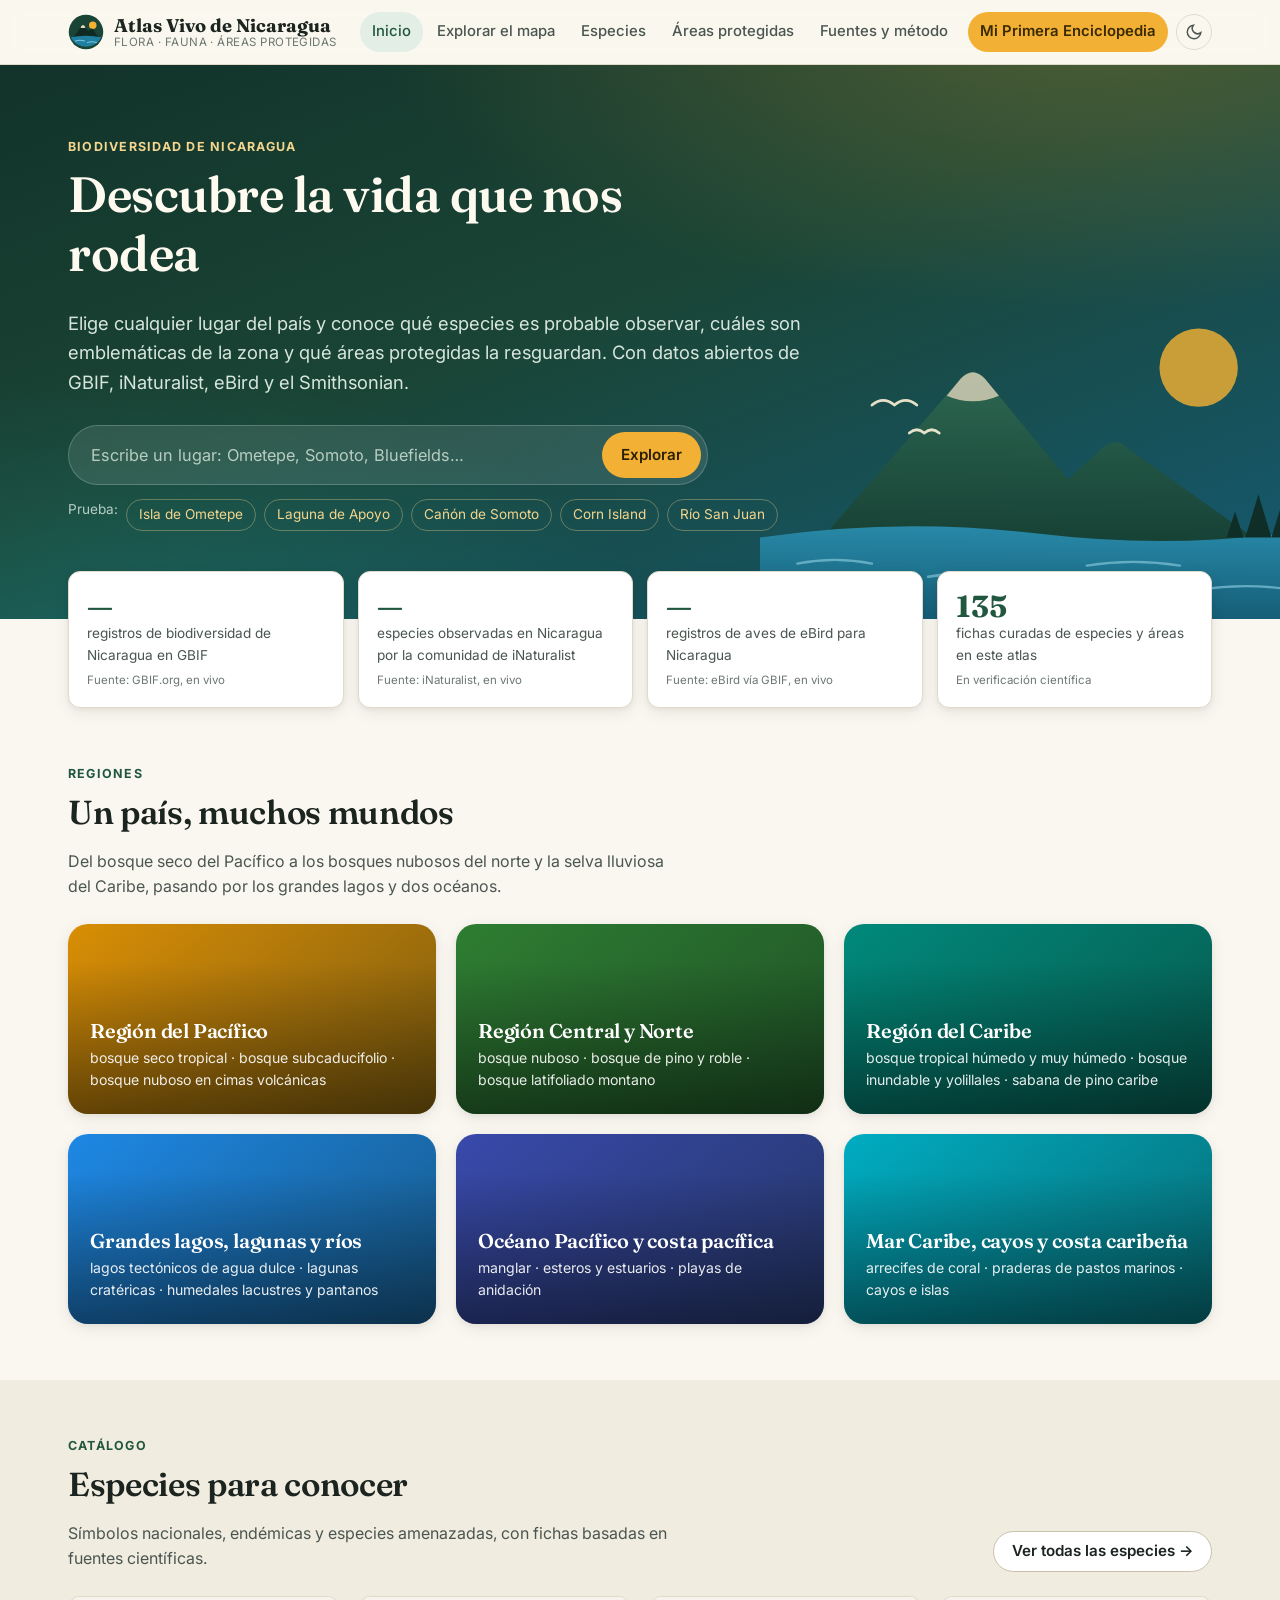
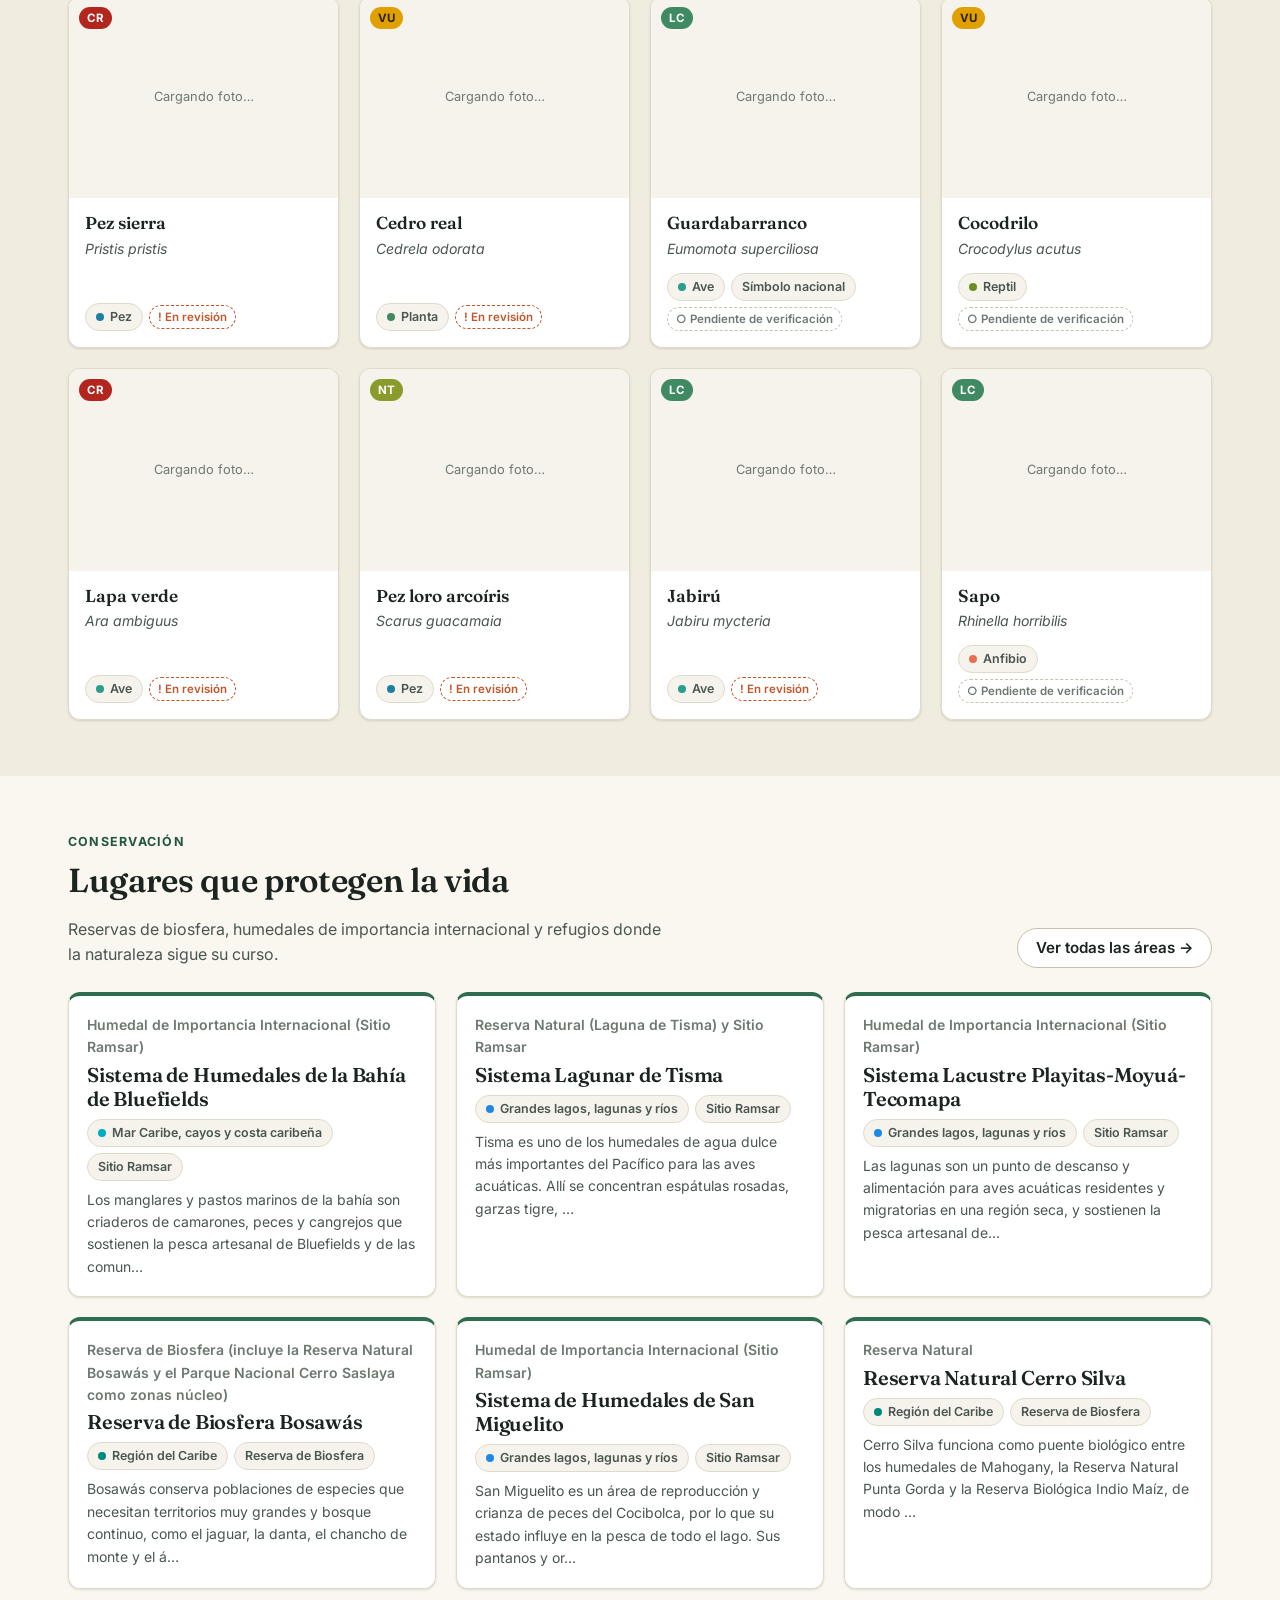
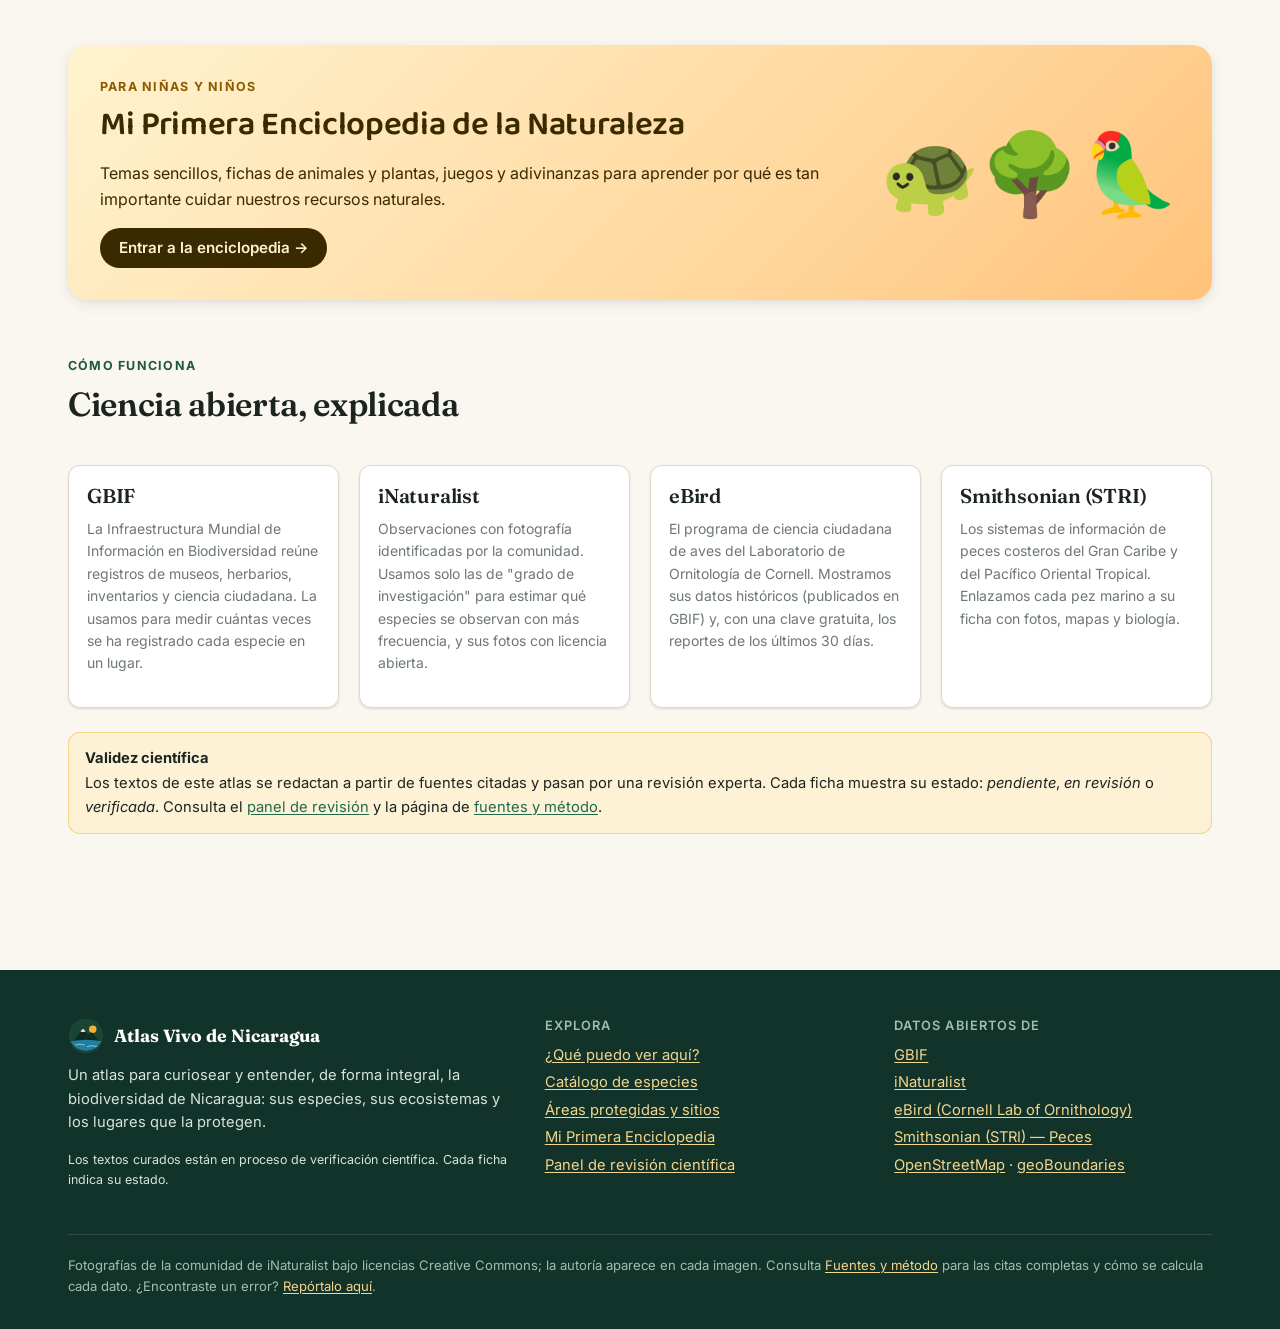
<file: index.html>
<!doctype html>
<html lang="es">
<head>
  <meta charset="utf-8">
  <meta name="viewport" content="width=device-width, initial-scale=1">
  <title>Atlas Vivo de Nicaragua · Flora, fauna y áreas protegidas</title>
  <meta name="description" content="Explora la biodiversidad de Nicaragua: qué especies puedes observar en cualquier lugar del país, especies emblemáticas, áreas protegidas y una enciclopedia para niñas y niños. Datos de GBIF, iNaturalist, eBird y el Smithsonian.">
  <link rel="preconnect" href="https://fonts.googleapis.com">
  <link rel="preconnect" href="https://fonts.gstatic.com" crossorigin>
  <link href="https://fonts.googleapis.com/css2?family=Baloo+2:wght@600;700&family=Fraunces:opsz,wght@9..144,500;9..144,600;9..144,700&family=Inter:wght@400;500;600;700&display=swap" rel="stylesheet">
  <link rel="stylesheet" href="assets/css/styles.css">
  <link rel="icon" href="assets/img/favicon.svg" type="image/svg+xml">
</head>
<body>
  <main>
    <section class="hero">
      <svg class="hero-art" viewBox="0 0 600 360" aria-hidden="true">
        <defs>
          <linearGradient id="lagoG" x1="0" x2="0" y1="0" y2="1"><stop offset="0" stop-color="#2a8fb0"/><stop offset="1" stop-color="#145a73"/></linearGradient>
          <linearGradient id="volG" x1="0" x2="0" y1="0" y2="1"><stop offset="0" stop-color="#2f6b52"/><stop offset="1" stop-color="#173f31"/></linearGradient>
        </defs>
        <circle cx="470" cy="80" r="42" fill="#f2b134" opacity=".9"/>
        <path d="M60 270 L215 92 Q228 78 241 92 L330 200 L365 168 Q380 152 396 168 L540 270 Z" fill="url(#volG)"/>
        <path d="M215 92 Q228 78 241 92 L256 110 Q228 122 200 110 Z" fill="#e8dcc0" opacity=".85"/>
        <path d="M0 262 Q150 240 300 258 T600 252 L600 360 L0 360 Z" fill="url(#lagoG)"/>
        <path d="M40 290 Q80 282 120 290 M180 304 Q230 296 280 304 M350 292 Q400 284 450 292 M470 318 Q520 310 570 318" stroke="#8fd0e4" stroke-width="2.5" fill="none" stroke-linecap="round" opacity=".7"/>
        <g fill="#0f2a22">
          <path d="M520 262 l14 -46 l14 46 z"/><path d="M548 262 l11 -36 l11 36 z"/><path d="M500 262 l9 -28 l9 28 z"/>
        </g>
        <g fill="none" stroke="#fdf1d6" stroke-width="3" stroke-linecap="round">
          <path d="M120 120 q12 -10 24 0 q12 -10 24 0"/><path d="M160 150 q8 -7 16 0 q8 -7 16 0"/>
        </g>
      </svg>
      <div class="container">
        <span class="eyebrow" style="color:#f3d58e">Biodiversidad de Nicaragua</span>
        <h1>Descubre la vida que nos rodea</h1>
        <p class="lead">Elige cualquier lugar del país y conoce qué especies es probable observar, cuáles son emblemáticas de la zona y qué áreas protegidas la resguardan. Con datos abiertos de GBIF, iNaturalist, eBird y el Smithsonian.</p>
        <form class="hero-search" action="explorar.html" role="search">
          <label for="hq" class="visually-hidden">Buscar un lugar</label>
          <input id="hq" name="q" type="search" placeholder="Escribe un lugar: Ometepe, Somoto, Bluefields…" autocomplete="off">
          <button class="btn btn-primary" type="submit">Explorar</button>
        </form>
        <div class="hero-quick">
          <span style="color:#b8cdc1">Prueba:</span>
          <a href="explorar.html?lat=11.5110&lng=-85.6200&r=10">Isla de Ometepe</a>
          <a href="explorar.html?lat=11.9150&lng=-86.0390&r=5">Laguna de Apoyo</a>
          <a href="explorar.html?lat=13.4780&lng=-86.5830&r=10">Cañón de Somoto</a>
          <a href="explorar.html?lat=12.1660&lng=-83.0450&r=10">Corn Island</a>
          <a href="explorar.html?lat=11.0270&lng=-84.4030&r=25">Río San Juan</a>
        </div>
      </div>
    </section>

    <section class="container">
      <div class="stats" id="stats">
        <div class="stat"><div class="stat-num" id="s-gbif">…</div><div class="stat-label">registros de biodiversidad de Nicaragua en GBIF</div><div class="stat-src">Fuente: GBIF.org, en vivo</div></div>
        <div class="stat"><div class="stat-num" id="s-inat-sp">…</div><div class="stat-label">especies observadas en Nicaragua por la comunidad de iNaturalist</div><div class="stat-src">Fuente: iNaturalist, en vivo</div></div>
        <div class="stat"><div class="stat-num" id="s-ebird">…</div><div class="stat-label">registros de aves de eBird para Nicaragua</div><div class="stat-src">Fuente: eBird vía GBIF, en vivo</div></div>
        <div class="stat"><div class="stat-num" id="s-cat">…</div><div class="stat-label">fichas curadas de especies y áreas en este atlas</div><div class="stat-src">En verificación científica</div></div>
      </div>
    </section>

    <section class="section">
      <div class="container">
        <div class="section-head">
          <div><span class="eyebrow">Regiones</span><h2>Un país, muchos mundos</h2>
          <p>Del bosque seco del Pacífico a los bosques nubosos del norte y la selva lluviosa del Caribe, pasando por los grandes lagos y dos océanos.</p></div>
        </div>
        <div class="grid grid-3" id="regiones"></div>
      </div>
    </section>

    <section class="section" style="background:var(--bg-alt)">
      <div class="container">
        <div class="section-head">
          <div><span class="eyebrow">Catálogo</span><h2>Especies para conocer</h2><p>Símbolos nacionales, endémicas y especies amenazadas, con fichas basadas en fuentes científicas.</p></div>
          <a class="btn btn-secondary" href="especies.html">Ver todas las especies →</a>
        </div>
        <div class="grid grid-4" id="destacadas"></div>
      </div>
    </section>

    <section class="section">
      <div class="container">
        <div class="section-head">
          <div><span class="eyebrow">Conservación</span><h2>Lugares que protegen la vida</h2><p>Reservas de biosfera, humedales de importancia internacional y refugios donde la naturaleza sigue su curso.</p></div>
          <a class="btn btn-secondary" href="areas.html">Ver todas las áreas →</a>
        </div>
        <div class="grid grid-3" id="areas"></div>
      </div>
    </section>

    <section class="container">
      <div class="kids-banner">
        <div>
          <span class="eyebrow" style="color:#8a5a00">Para niñas y niños</span>
          <h2>Mi Primera Enciclopedia de la Naturaleza</h2>
          <p>Temas sencillos, fichas de animales y plantas, juegos y adivinanzas para aprender por qué es tan importante cuidar nuestros recursos naturales.</p>
          <a class="btn" href="ninos/index.html">Entrar a la enciclopedia →</a>
        </div>
        <div class="kids-emoji" aria-hidden="true">🐢🌳🦜</div>
      </div>
    </section>

    <section class="section">
      <div class="container">
        <div class="section-head"><div><span class="eyebrow">Cómo funciona</span><h2>Ciencia abierta, explicada</h2></div></div>
        <div class="grid grid-4">
          <div class="card card-body"><h3>GBIF</h3><p class="small muted">La Infraestructura Mundial de Información en Biodiversidad reúne registros de museos, herbarios, inventarios y ciencia ciudadana. La usamos para medir cuántas veces se ha registrado cada especie en un lugar.</p></div>
          <div class="card card-body"><h3>iNaturalist</h3><p class="small muted">Observaciones con fotografía identificadas por la comunidad. Usamos solo las de "grado de investigación" para estimar qué especies se observan con más frecuencia, y sus fotos con licencia abierta.</p></div>
          <div class="card card-body"><h3>eBird</h3><p class="small muted">El programa de ciencia ciudadana de aves del Laboratorio de Ornitología de Cornell. Mostramos sus datos históricos (publicados en GBIF) y, con una clave gratuita, los reportes de los últimos 30 días.</p></div>
          <div class="card card-body"><h3>Smithsonian (STRI)</h3><p class="small muted">Los sistemas de información de peces costeros del Gran Caribe y del Pacífico Oriental Tropical. Enlazamos cada pez marino a su ficha con fotos, mapas y biología.</p></div>
        </div>
        <div class="notice" style="margin-top:24px">
          <strong>Validez científica</strong>
          Los textos de este atlas se redactan a partir de fuentes citadas y pasan por una revisión experta. Cada ficha muestra su estado: <em>pendiente</em>, <em>en revisión</em> o <em>verificada</em>. Consulta el <a href="revision.html">panel de revisión</a> y la página de <a href="fuentes.html">fuentes y método</a>.
        </div>
      </div>
    </section>
  </main>
  <script type="module" src="assets/js/inicio.js"></script>
</body>
</html>
</file>
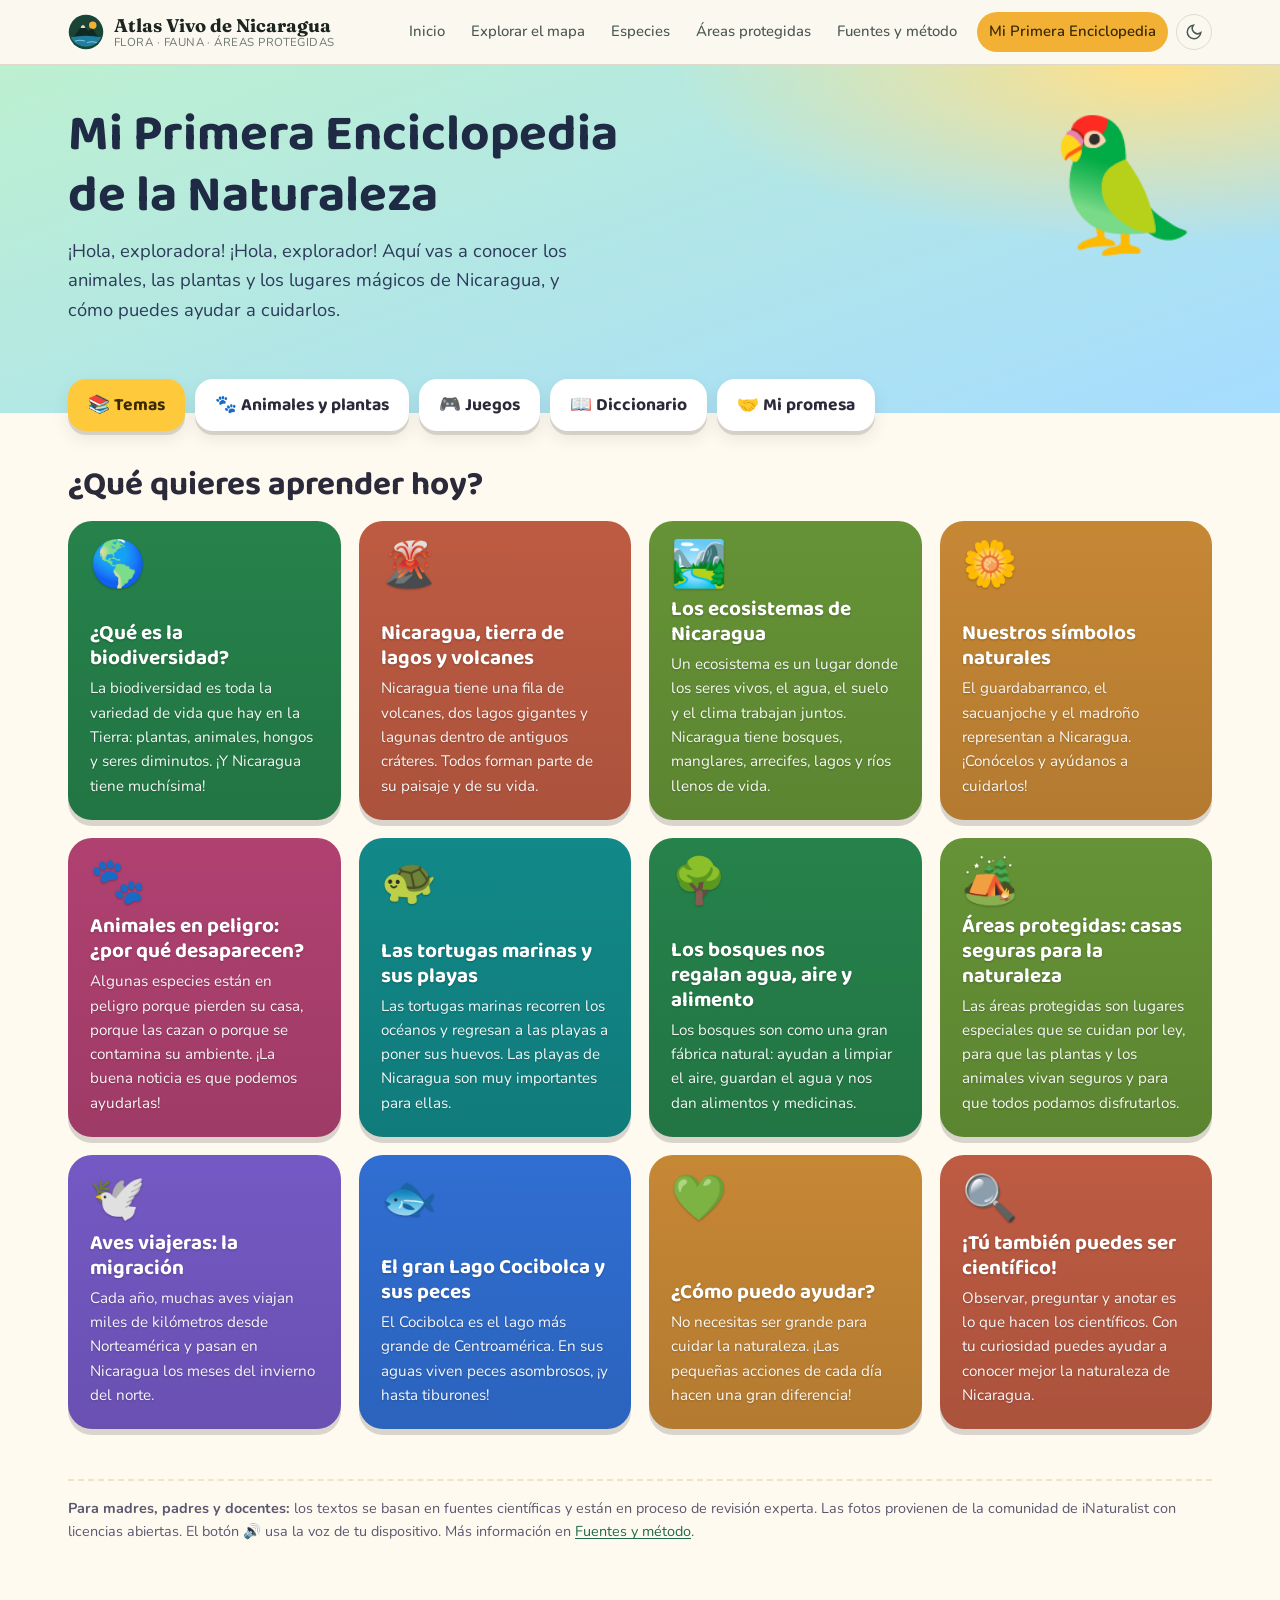
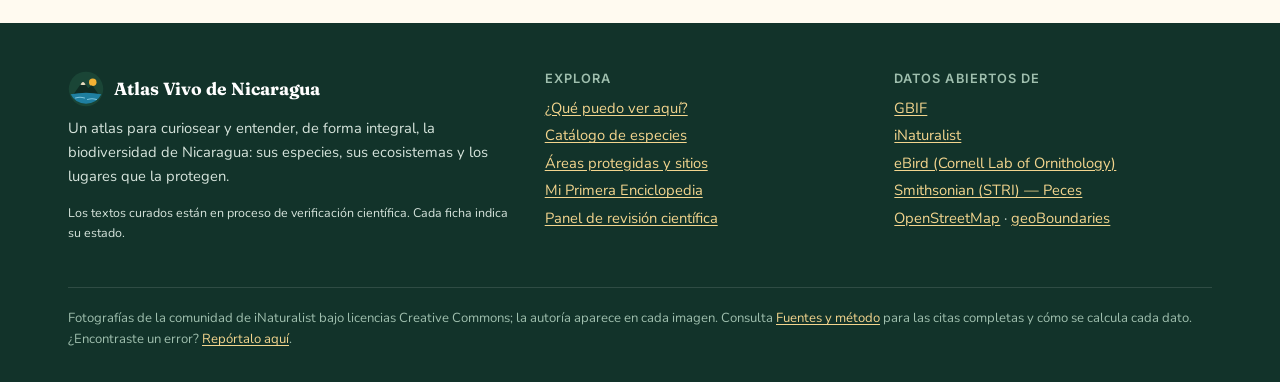
<file: ninos/index.html>
<!doctype html>
<html lang="es">
<head>
  <meta charset="utf-8">
  <meta name="viewport" content="width=device-width, initial-scale=1">
  <title>Mi Primera Enciclopedia de la Naturaleza · Atlas Vivo de Nicaragua</title>
  <meta name="description" content="Enciclopedia para niñas y niños de primaria sobre la naturaleza de Nicaragua: temas, fichas de animales y plantas, juegos, adivinanzas y un diccionario.">
  <link rel="preconnect" href="https://fonts.googleapis.com">
  <link rel="preconnect" href="https://fonts.gstatic.com" crossorigin>
  <link href="https://fonts.googleapis.com/css2?family=Baloo+2:wght@600;700;800&family=Nunito:wght@400;600;700;800&family=Fraunces:opsz,wght@9..144,600;9..144,700&family=Inter:wght@400;500;600;700&display=swap" rel="stylesheet">
  <link rel="stylesheet" href="../assets/css/styles.css">
  <link rel="stylesheet" href="../assets/css/ninos.css">
  <link rel="icon" href="../assets/img/favicon.svg" type="image/svg+xml">
</head>
<body class="ninos">
  <main>
    <section class="k-hero">
      <div class="container">
        <span class="k-sun" aria-hidden="true">🦜</span>
        <h1>Mi Primera Enciclopedia<br>de la Naturaleza</h1>
        <p>¡Hola, exploradora! ¡Hola, explorador! Aquí vas a conocer los animales, las plantas y los lugares mágicos de Nicaragua, y cómo puedes ayudar a cuidarlos.</p>
      </div>
    </section>
    <div class="container">
      <nav class="k-nav" role="tablist" aria-label="Secciones">
        <button role="tab" data-s="temas" aria-selected="true">📚 Temas</button>
        <button role="tab" data-s="fichas" aria-selected="false">🐾 Animales y plantas</button>
        <button role="tab" data-s="juegos" aria-selected="false">🎮 Juegos</button>
        <button role="tab" data-s="diccionario" aria-selected="false">📖 Diccionario</button>
        <button role="tab" data-s="promesa" aria-selected="false">🤝 Mi promesa</button>
      </nav>
      <div id="vista" class="k-section" aria-live="polite"></div>
      <p class="k-nota-adultos k-no-print">
        <strong>Para madres, padres y docentes:</strong> los textos se basan en fuentes científicas y están en proceso de revisión experta.
        Las fotos provienen de la comunidad de iNaturalist con licencias abiertas. El botón 🔊 usa la voz de tu dispositivo.
        Más información en <a href="../fuentes.html">Fuentes y método</a>.
      </p>
    </div>
  </main>
  <script type="module" src="../assets/js/ninos.js"></script>
</body>
</html>
</file>
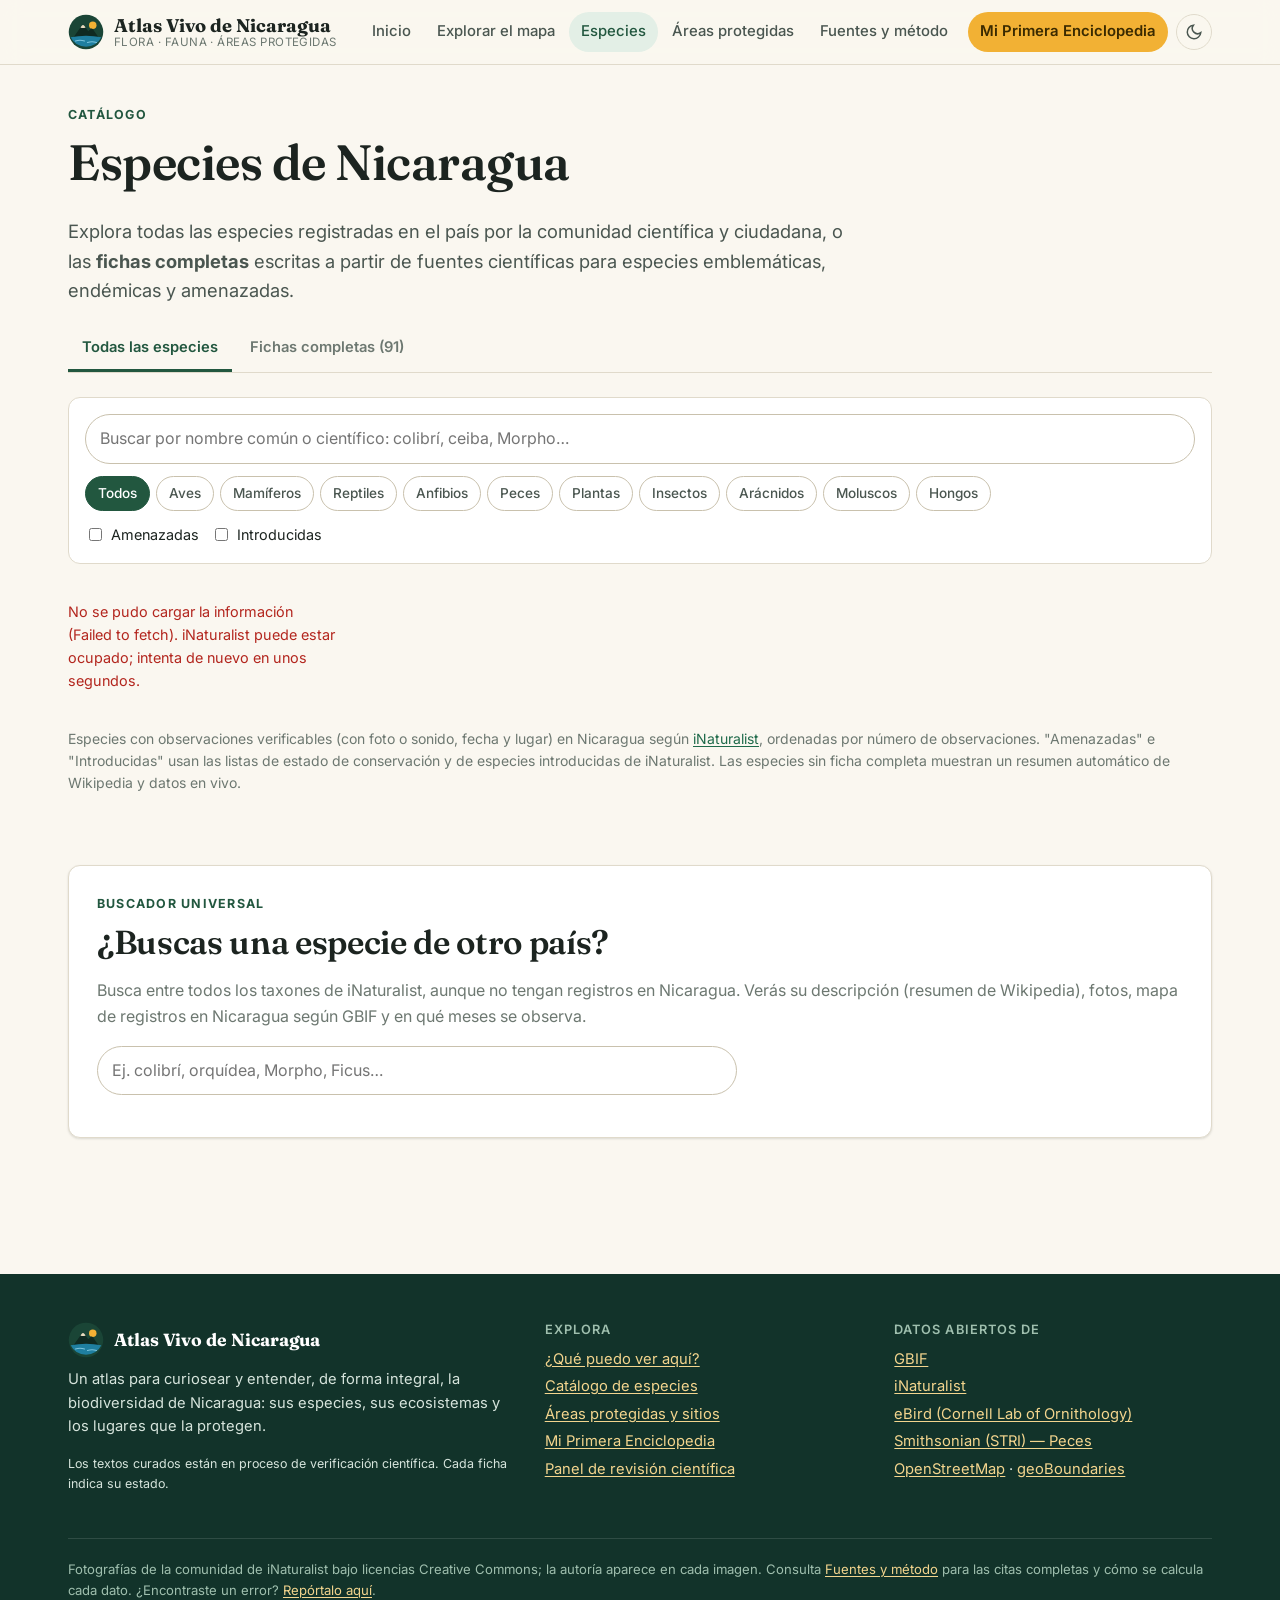
<file: especies.html>
<!doctype html>
<html lang="es">
<head>
  <meta charset="utf-8">
  <meta name="viewport" content="width=device-width, initial-scale=1">
  <title>Especies · Atlas Vivo de Nicaragua</title>
  <meta name="description" content="Catálogo de especies emblemáticas de la flora y fauna de Nicaragua, con descripciones, estado de conservación y fuentes, y un buscador de cualquier especie.">
  <link rel="preconnect" href="https://fonts.googleapis.com">
  <link rel="preconnect" href="https://fonts.gstatic.com" crossorigin>
  <link href="https://fonts.googleapis.com/css2?family=Fraunces:opsz,wght@9..144,500;9..144,600;9..144,700&family=Inter:wght@400;500;600;700&display=swap" rel="stylesheet">
  <link rel="stylesheet" href="assets/css/styles.css">
  <link rel="icon" href="assets/img/favicon.svg" type="image/svg+xml">
</head>
<body>
  <main>
    <section class="page-head">
      <div class="container">
        <span class="eyebrow">Catálogo</span>
        <h1>Especies de Nicaragua</h1>
        <p class="lead">Explora todas las especies registradas en el país por la comunidad científica y ciudadana, o las <strong>fichas completas</strong> escritas a partir de fuentes científicas para especies emblemáticas, endémicas y amenazadas.</p>
        <div class="tabs" role="tablist" id="vista-tabs" style="margin:20px 0 0">
          <button role="tab" data-v="todas" aria-selected="true">Todas las especies <span class="muted" id="n-todas"></span></button>
          <button role="tab" data-v="curadas" aria-selected="false">Fichas completas <span class="muted" id="n-curadas"></span></button>
        </div>
      </div>
    </section>

    <section class="container" id="vista-todas">
      <div class="filters">
        <div class="search-bar">
          <label for="t-buscar" class="visually-hidden">Buscar entre las especies de Nicaragua</label>
          <input id="t-buscar" class="input" type="search" placeholder="Buscar por nombre común o científico: colibrí, ceiba, Morpho…" autocomplete="off">
        </div>
        <div class="seg" id="t-grupo" role="group" aria-label="Grupo"></div>
        <div class="filters-row">
          <label class="check"><input type="checkbox" id="t-amenazadas"> Amenazadas</label>
          <label class="check"><input type="checkbox" id="t-introducidas"> Introducidas</label>
          <span class="spacer"></span>
          <span class="result-count" id="t-conteo"></span>
        </div>
      </div>
      <div class="grid grid-4" id="t-grid"></div>
      <div style="text-align:center;margin-top:24px"><button class="btn btn-secondary hidden" id="t-mas" type="button">Ver más especies</button></div>
      <p class="small muted" style="margin-top:20px">Especies con observaciones verificables (con foto o sonido, fecha y lugar) en Nicaragua según <a href="https://www.inaturalist.org/places/nicaragua" target="_blank" rel="noopener">iNaturalist</a>, ordenadas por número de observaciones. "Amenazadas" e "Introducidas" usan las listas de estado de conservación y de especies introducidas de iNaturalist. Las especies sin ficha completa muestran un resumen automático de Wikipedia y datos en vivo.</p>
    </section>

    <section class="container hidden" id="vista-curadas">
      <div class="filters" id="filtros">
        <div class="search-bar">
          <label for="buscar" class="visually-hidden">Buscar en las fichas completas</label>
          <input id="buscar" class="input" type="search" placeholder="Buscar por nombre común o científico…" autocomplete="off">
        </div>
        <div class="seg" id="f-grupo" role="group" aria-label="Grupo"></div>
        <div class="filters-row">
          <label class="visually-hidden" for="f-region">Región</label>
          <select id="f-region" class="select"><option value="">Todas las regiones</option></select>
          <label class="visually-hidden" for="f-orden">Ordenar</label>
          <select id="f-orden" class="select">
            <option value="nombre">Ordenar: nombre común</option>
            <option value="cientifico">Ordenar: nombre científico</option>
            <option value="amenaza">Ordenar: más amenazadas primero</option>
          </select>
          <label class="check"><input type="checkbox" id="f-amenazadas"> Amenazadas (CR, EN, VU)</label>
          <label class="check"><input type="checkbox" id="f-endemicas"> Endémicas de Nicaragua</label>
          <label class="check"><input type="checkbox" id="f-simbolos"> Símbolos nacionales</label>
          <span class="spacer"></span>
          <span class="result-count" id="conteo"></span>
        </div>
      </div>
      <div class="grid grid-4" id="grid"></div>
    </section>

    <section class="section">
      <div class="container">
        <div class="card card-body" style="padding:28px">
          <span class="eyebrow">Buscador universal</span>
          <h2>¿Buscas una especie de otro país?</h2>
          <p class="muted">Busca entre todos los taxones de iNaturalist, aunque no tengan registros en Nicaragua. Verás su descripción (resumen de Wikipedia), fotos, mapa de registros en Nicaragua según GBIF y en qué meses se observa.</p>
          <div class="search-bar" style="max-width:640px">
            <label for="buscar-global" class="visually-hidden">Buscar cualquier especie</label>
            <input id="buscar-global" class="input" type="search" placeholder="Ej. colibrí, orquídea, Morpho, Ficus…" autocomplete="off">
          </div>
          <div id="global-res" class="sp-list" style="margin-top:14px;max-width:760px"></div>
        </div>
      </div>
    </section>
  </main>
  <script type="module" src="assets/js/especies-todas.js"></script>
  <script type="module" src="assets/js/especies.js"></script>
</body>
</html>
</file>
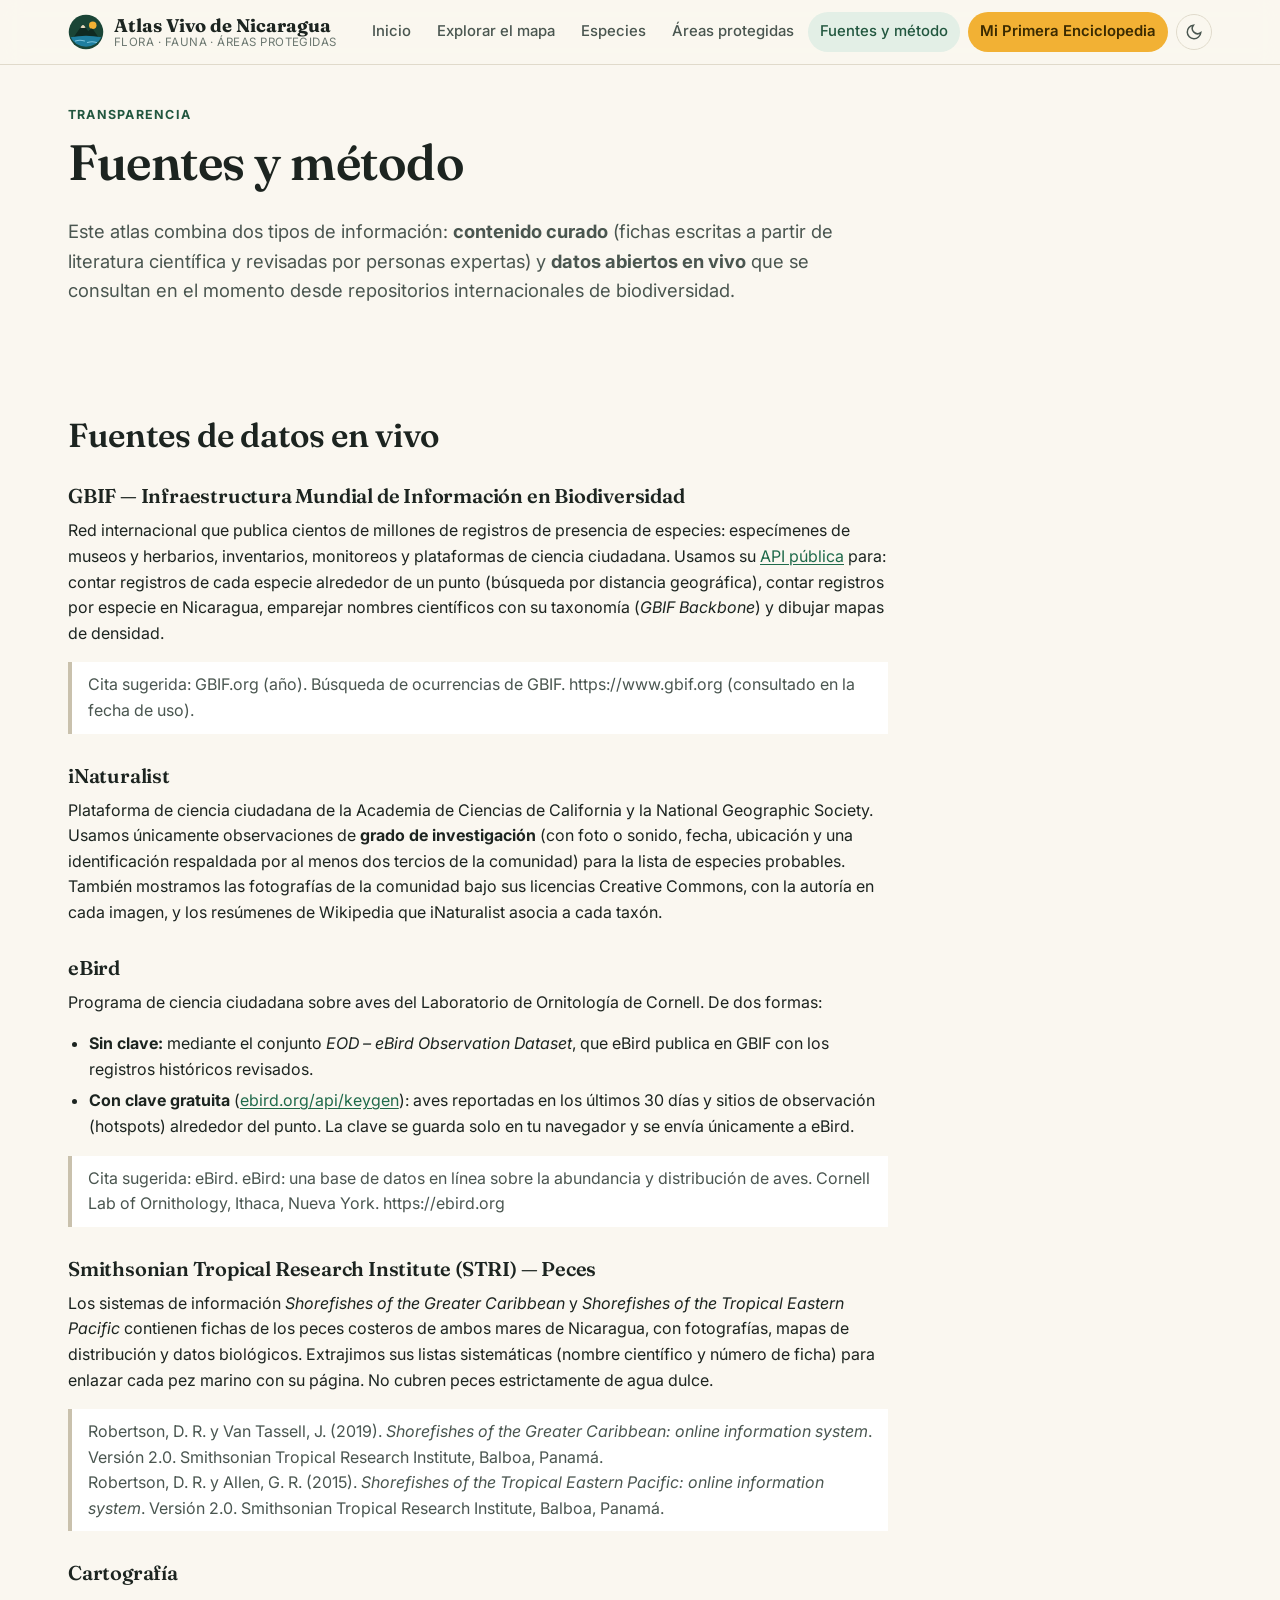
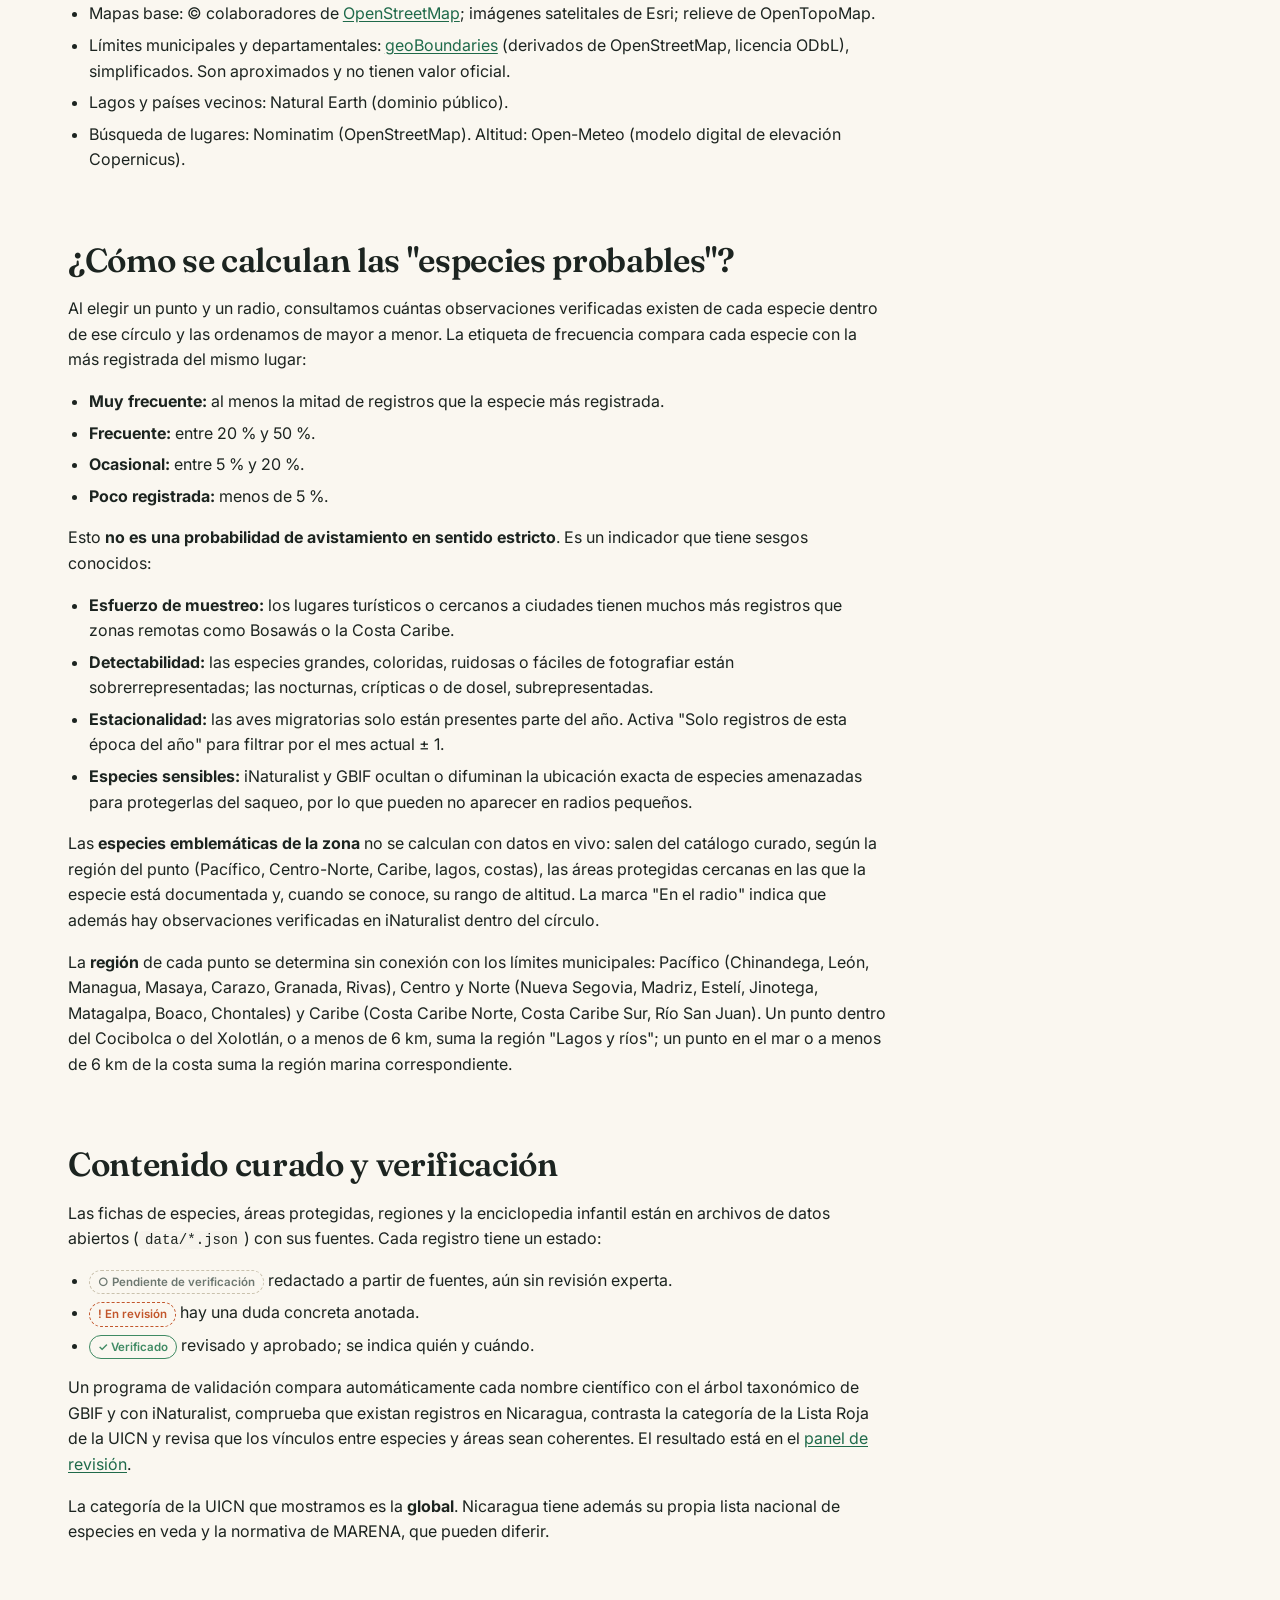
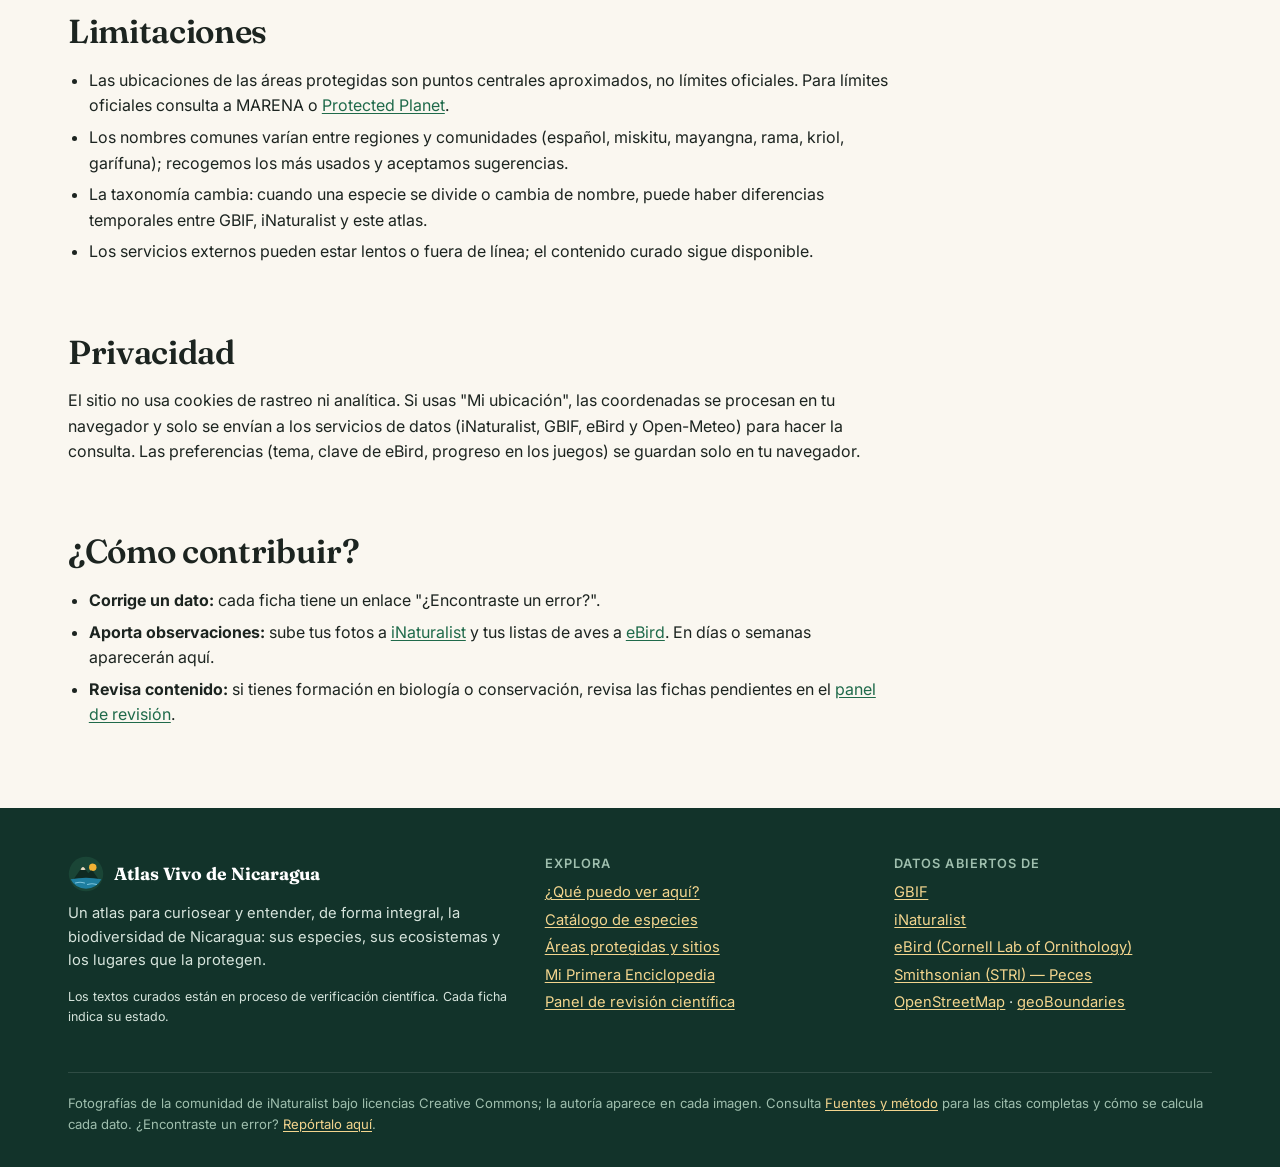
<file: fuentes.html>
<!doctype html>
<html lang="es">
<head>
  <meta charset="utf-8">
  <meta name="viewport" content="width=device-width, initial-scale=1">
  <title>Fuentes y método · Atlas Vivo de Nicaragua</title>
  <meta name="description" content="De dónde vienen los datos del Atlas Vivo de Nicaragua, cómo se calculan las especies probables, cómo se verifica el contenido y cómo citarlo.">
  <link rel="preconnect" href="https://fonts.googleapis.com">
  <link rel="preconnect" href="https://fonts.gstatic.com" crossorigin>
  <link href="https://fonts.googleapis.com/css2?family=Fraunces:opsz,wght@9..144,500;9..144,600;9..144,700&family=Inter:wght@400;500;600;700&display=swap" rel="stylesheet">
  <link rel="stylesheet" href="assets/css/styles.css">
  <link rel="icon" href="assets/img/favicon.svg" type="image/svg+xml">
</head>
<body>
  <main class="container">
    <section class="page-head doc">
      <span class="eyebrow">Transparencia</span>
      <h1>Fuentes y método</h1>
      <p class="lead">Este atlas combina dos tipos de información: <strong>contenido curado</strong> (fichas escritas a partir de literatura científica y revisadas por personas expertas) y <strong>datos abiertos en vivo</strong> que se consultan en el momento desde repositorios internacionales de biodiversidad.</p>
    </section>

    <article class="doc">
      <h2 id="fuentes">Fuentes de datos en vivo</h2>
      <h3>GBIF — Infraestructura Mundial de Información en Biodiversidad</h3>
      <p>Red internacional que publica cientos de millones de registros de presencia de especies: especímenes de museos y herbarios, inventarios, monitoreos y plataformas de ciencia ciudadana. Usamos su <a href="https://techdocs.gbif.org/en/openapi/" target="_blank" rel="noopener">API pública</a> para: contar registros de cada especie alrededor de un punto (búsqueda por distancia geográfica), contar registros por especie en Nicaragua, emparejar nombres científicos con su taxonomía (<em>GBIF Backbone</em>) y dibujar mapas de densidad.</p>
      <blockquote>Cita sugerida: GBIF.org (año). Búsqueda de ocurrencias de GBIF. https://www.gbif.org (consultado en la fecha de uso).</blockquote>

      <h3>iNaturalist</h3>
      <p>Plataforma de ciencia ciudadana de la Academia de Ciencias de California y la National Geographic Society. Usamos únicamente observaciones de <strong>grado de investigación</strong> (con foto o sonido, fecha, ubicación y una identificación respaldada por al menos dos tercios de la comunidad) para la lista de especies probables. También mostramos las fotografías de la comunidad bajo sus licencias Creative Commons, con la autoría en cada imagen, y los resúmenes de Wikipedia que iNaturalist asocia a cada taxón.</p>

      <h3>eBird</h3>
      <p>Programa de ciencia ciudadana sobre aves del Laboratorio de Ornitología de Cornell. De dos formas:</p>
      <ul>
        <li><strong>Sin clave:</strong> mediante el conjunto <em>EOD – eBird Observation Dataset</em>, que eBird publica en GBIF con los registros históricos revisados.</li>
        <li><strong>Con clave gratuita</strong> (<a href="https://ebird.org/api/keygen" target="_blank" rel="noopener">ebird.org/api/keygen</a>): aves reportadas en los últimos 30 días y sitios de observación (hotspots) alrededor del punto. La clave se guarda solo en tu navegador y se envía únicamente a eBird.</li>
      </ul>
      <blockquote>Cita sugerida: eBird. eBird: una base de datos en línea sobre la abundancia y distribución de aves. Cornell Lab of Ornithology, Ithaca, Nueva York. https://ebird.org</blockquote>

      <h3>Smithsonian Tropical Research Institute (STRI) — Peces</h3>
      <p>Los sistemas de información <em>Shorefishes of the Greater Caribbean</em> y <em>Shorefishes of the Tropical Eastern Pacific</em> contienen fichas de los peces costeros de ambos mares de Nicaragua, con fotografías, mapas de distribución y datos biológicos. Extrajimos sus listas sistemáticas (nombre científico y número de ficha) para enlazar cada pez marino con su página. No cubren peces estrictamente de agua dulce.</p>
      <blockquote>Robertson, D. R. y Van Tassell, J. (2019). <em>Shorefishes of the Greater Caribbean: online information system</em>. Versión 2.0. Smithsonian Tropical Research Institute, Balboa, Panamá.<br>
      Robertson, D. R. y Allen, G. R. (2015). <em>Shorefishes of the Tropical Eastern Pacific: online information system</em>. Versión 2.0. Smithsonian Tropical Research Institute, Balboa, Panamá.</blockquote>

      <h3>Cartografía</h3>
      <ul>
        <li>Mapas base: © colaboradores de <a href="https://www.openstreetmap.org/copyright" target="_blank" rel="noopener">OpenStreetMap</a>; imágenes satelitales de Esri; relieve de OpenTopoMap.</li>
        <li>Límites municipales y departamentales: <a href="https://www.geoboundaries.org" target="_blank" rel="noopener">geoBoundaries</a> (derivados de OpenStreetMap, licencia ODbL), simplificados. Son aproximados y no tienen valor oficial.</li>
        <li>Lagos y países vecinos: Natural Earth (dominio público).</li>
        <li>Búsqueda de lugares: Nominatim (OpenStreetMap). Altitud: Open-Meteo (modelo digital de elevación Copernicus).</li>
      </ul>

      <h2 id="metodo">¿Cómo se calculan las "especies probables"?</h2>
      <p>Al elegir un punto y un radio, consultamos cuántas observaciones verificadas existen de cada especie dentro de ese círculo y las ordenamos de mayor a menor. La etiqueta de frecuencia compara cada especie con la más registrada del mismo lugar:</p>
      <ul>
        <li><strong>Muy frecuente:</strong> al menos la mitad de registros que la especie más registrada.</li>
        <li><strong>Frecuente:</strong> entre 20 % y 50 %.</li>
        <li><strong>Ocasional:</strong> entre 5 % y 20 %.</li>
        <li><strong>Poco registrada:</strong> menos de 5 %.</li>
      </ul>
      <p>Esto <strong>no es una probabilidad de avistamiento en sentido estricto</strong>. Es un indicador que tiene sesgos conocidos:</p>
      <ul>
        <li><strong>Esfuerzo de muestreo:</strong> los lugares turísticos o cercanos a ciudades tienen muchos más registros que zonas remotas como Bosawás o la Costa Caribe.</li>
        <li><strong>Detectabilidad:</strong> las especies grandes, coloridas, ruidosas o fáciles de fotografiar están sobrerrepresentadas; las nocturnas, crípticas o de dosel, subrepresentadas.</li>
        <li><strong>Estacionalidad:</strong> las aves migratorias solo están presentes parte del año. Activa "Solo registros de esta época del año" para filtrar por el mes actual ± 1.</li>
        <li><strong>Especies sensibles:</strong> iNaturalist y GBIF ocultan o difuminan la ubicación exacta de especies amenazadas para protegerlas del saqueo, por lo que pueden no aparecer en radios pequeños.</li>
      </ul>
      <p>Las <strong>especies emblemáticas de la zona</strong> no se calculan con datos en vivo: salen del catálogo curado, según la región del punto (Pacífico, Centro-Norte, Caribe, lagos, costas), las áreas protegidas cercanas en las que la especie está documentada y, cuando se conoce, su rango de altitud. La marca "En el radio" indica que además hay observaciones verificadas en iNaturalist dentro del círculo.</p>
      <p>La <strong>región</strong> de cada punto se determina sin conexión con los límites municipales: Pacífico (Chinandega, León, Managua, Masaya, Carazo, Granada, Rivas), Centro y Norte (Nueva Segovia, Madriz, Estelí, Jinotega, Matagalpa, Boaco, Chontales) y Caribe (Costa Caribe Norte, Costa Caribe Sur, Río San Juan). Un punto dentro del Cocibolca o del Xolotlán, o a menos de 6 km, suma la región "Lagos y ríos"; un punto en el mar o a menos de 6 km de la costa suma la región marina correspondiente.</p>

      <h2 id="curado">Contenido curado y verificación</h2>
      <p>Las fichas de especies, áreas protegidas, regiones y la enciclopedia infantil están en archivos de datos abiertos (<code>data/*.json</code>) con sus fuentes. Cada registro tiene un estado:</p>
      <ul>
        <li><span class="badge-verif" data-estado="pendiente">○ Pendiente de verificación</span> redactado a partir de fuentes, aún sin revisión experta.</li>
        <li><span class="badge-verif" data-estado="revisar">! En revisión</span> hay una duda concreta anotada.</li>
        <li><span class="badge-verif" data-estado="verificado">✓ Verificado</span> revisado y aprobado; se indica quién y cuándo.</li>
      </ul>
      <p>Un programa de validación compara automáticamente cada nombre científico con el árbol taxonómico de GBIF y con iNaturalist, comprueba que existan registros en Nicaragua, contrasta la categoría de la Lista Roja de la UICN y revisa que los vínculos entre especies y áreas sean coherentes. El resultado está en el <a href="revision.html">panel de revisión</a>.</p>
      <p>La categoría de la UICN que mostramos es la <strong>global</strong>. Nicaragua tiene además su propia lista nacional de especies en veda y la normativa de MARENA, que pueden diferir.</p>

      <h2 id="limites">Limitaciones</h2>
      <ul>
        <li>Las ubicaciones de las áreas protegidas son puntos centrales aproximados, no límites oficiales. Para límites oficiales consulta a MARENA o <a href="https://www.protectedplanet.net/country/NIC" target="_blank" rel="noopener">Protected Planet</a>.</li>
        <li>Los nombres comunes varían entre regiones y comunidades (español, miskitu, mayangna, rama, kriol, garífuna); recogemos los más usados y aceptamos sugerencias.</li>
        <li>La taxonomía cambia: cuando una especie se divide o cambia de nombre, puede haber diferencias temporales entre GBIF, iNaturalist y este atlas.</li>
        <li>Los servicios externos pueden estar lentos o fuera de línea; el contenido curado sigue disponible.</li>
      </ul>

      <h2 id="privacidad">Privacidad</h2>
      <p>El sitio no usa cookies de rastreo ni analítica. Si usas "Mi ubicación", las coordenadas se procesan en tu navegador y solo se envían a los servicios de datos (iNaturalist, GBIF, eBird y Open-Meteo) para hacer la consulta. Las preferencias (tema, clave de eBird, progreso en los juegos) se guardan solo en tu navegador.</p>

      <h2 id="contribuir">¿Cómo contribuir?</h2>
      <ul>
        <li><strong>Corrige un dato:</strong> cada ficha tiene un enlace "¿Encontraste un error?".</li>
        <li><strong>Aporta observaciones:</strong> sube tus fotos a <a href="https://www.inaturalist.org" target="_blank" rel="noopener">iNaturalist</a> y tus listas de aves a <a href="https://ebird.org" target="_blank" rel="noopener">eBird</a>. En días o semanas aparecerán aquí.</li>
        <li><strong>Revisa contenido:</strong> si tienes formación en biología o conservación, revisa las fichas pendientes en el <a href="revision.html">panel de revisión</a>.</li>
      </ul>
    </article>
  </main>
  <script type="module">
    import { layout } from './assets/js/common.js';
    layout('fuentes.html');
  </script>
</body>
</html>
</file>
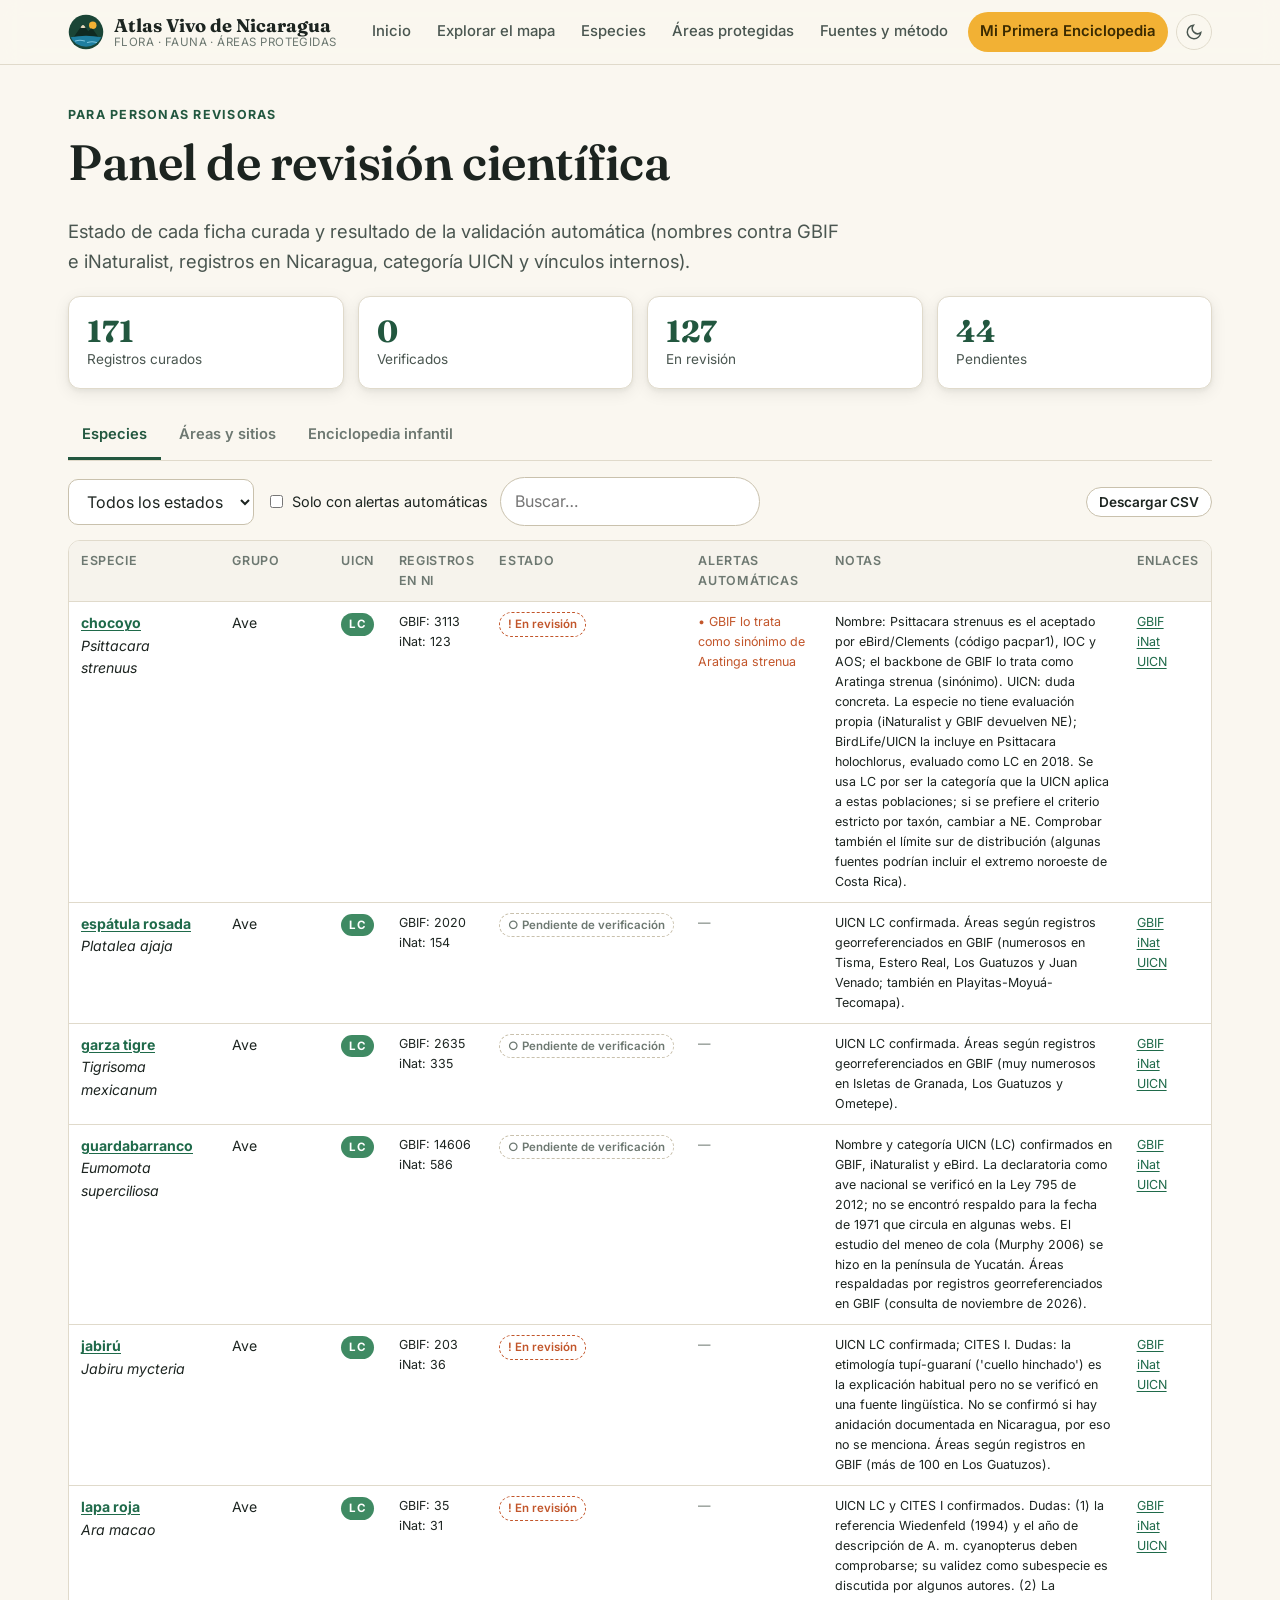
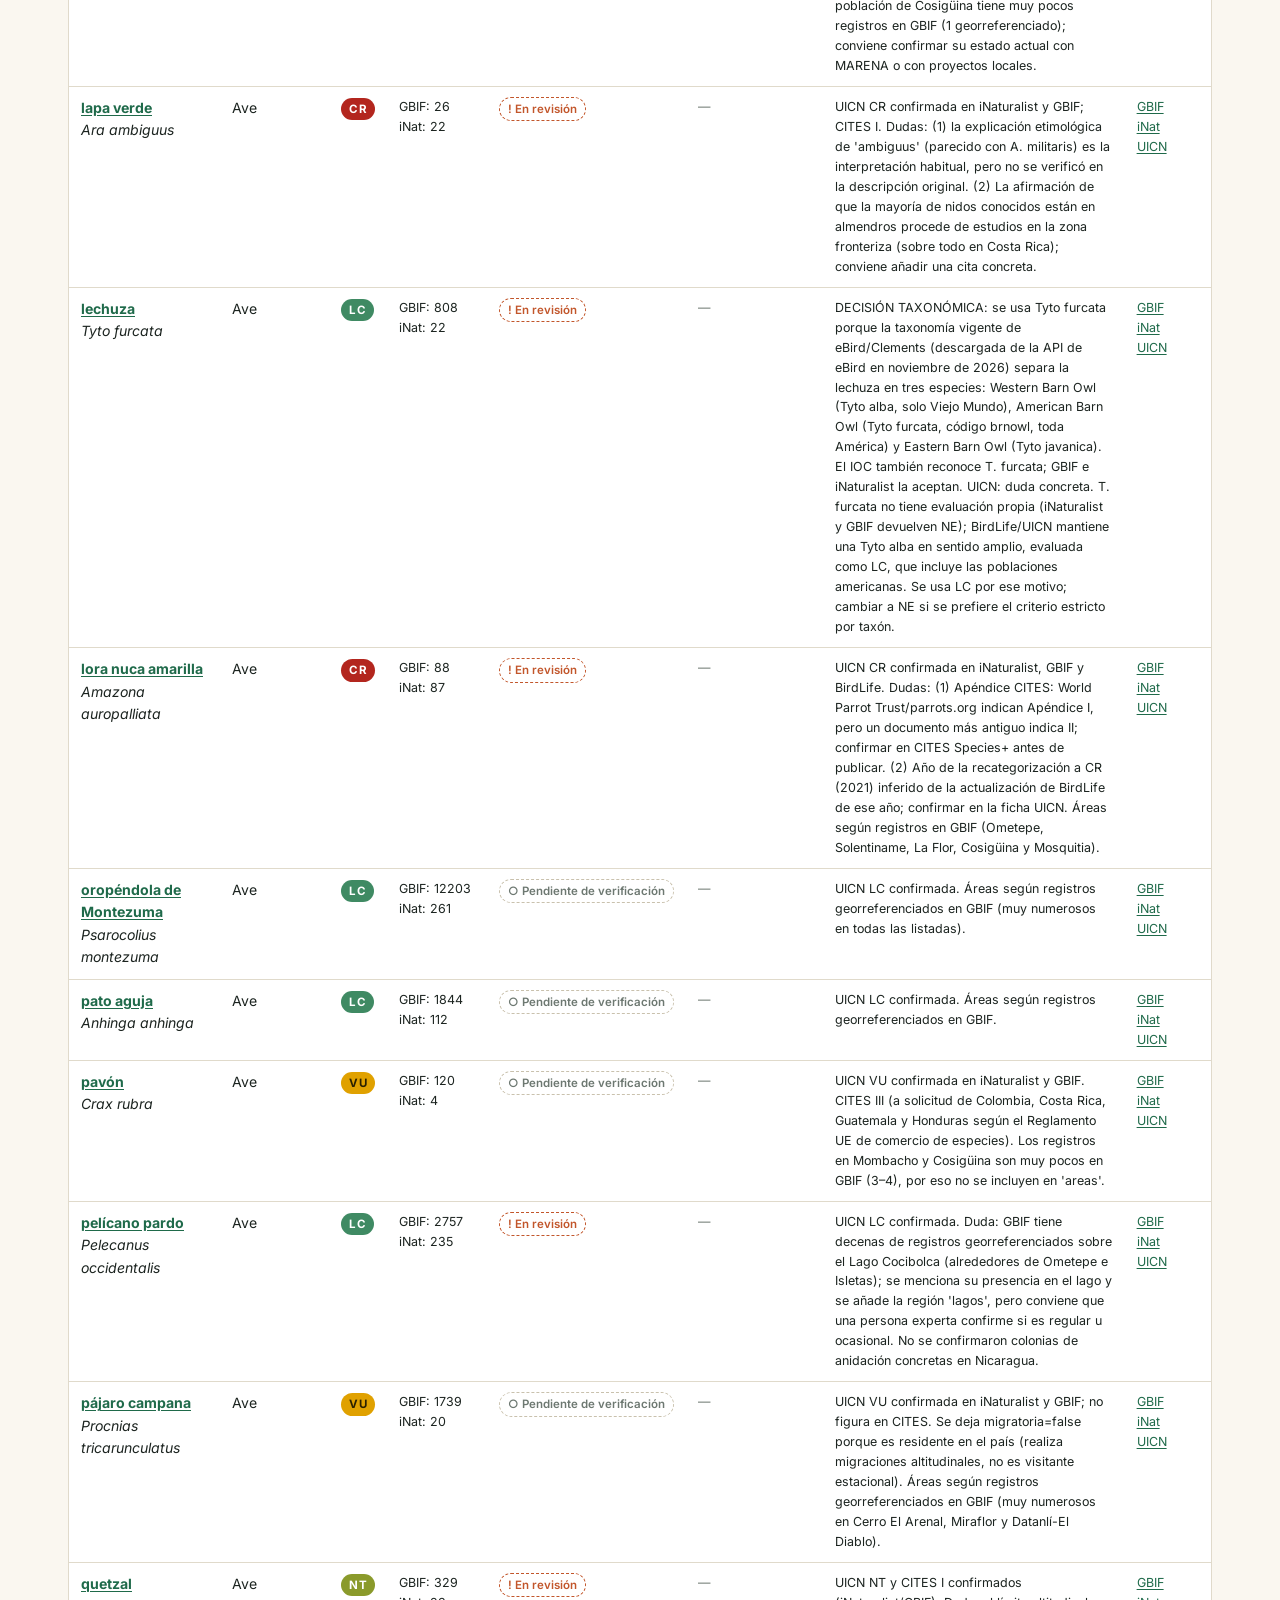
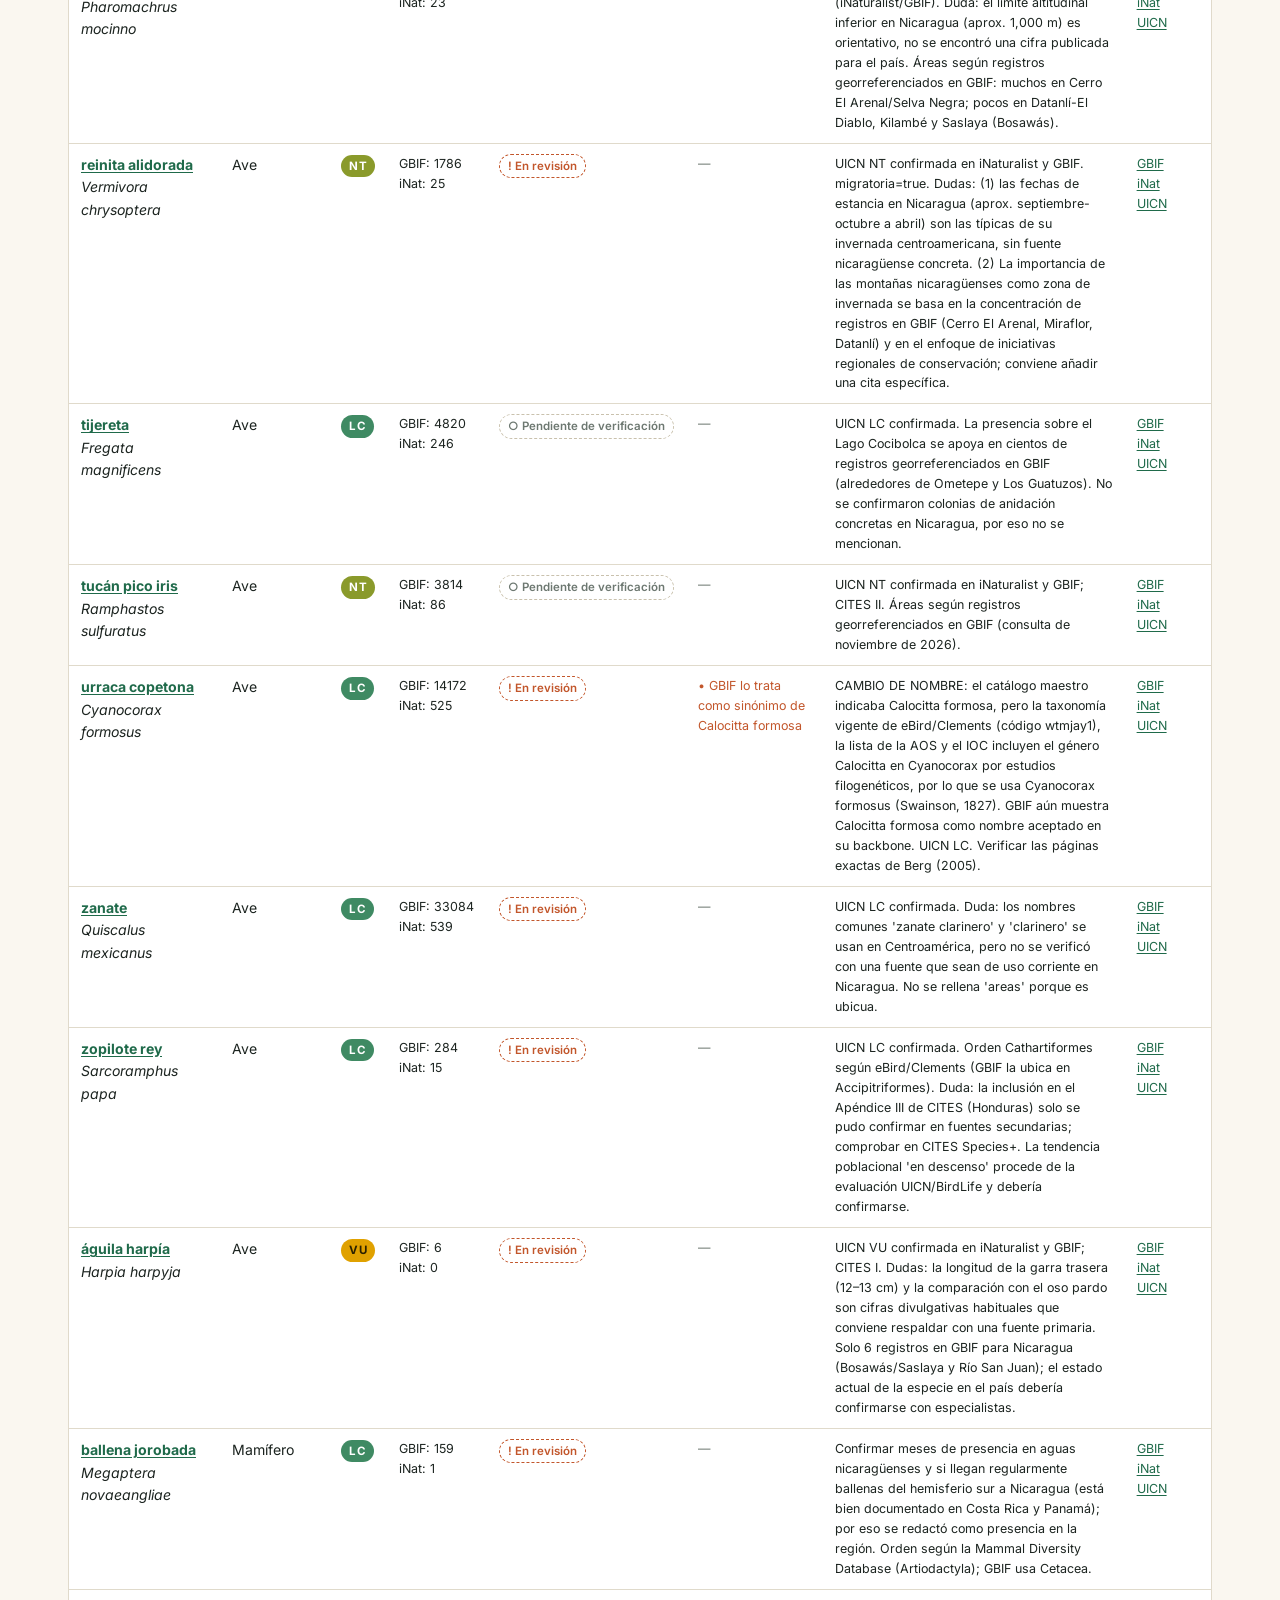
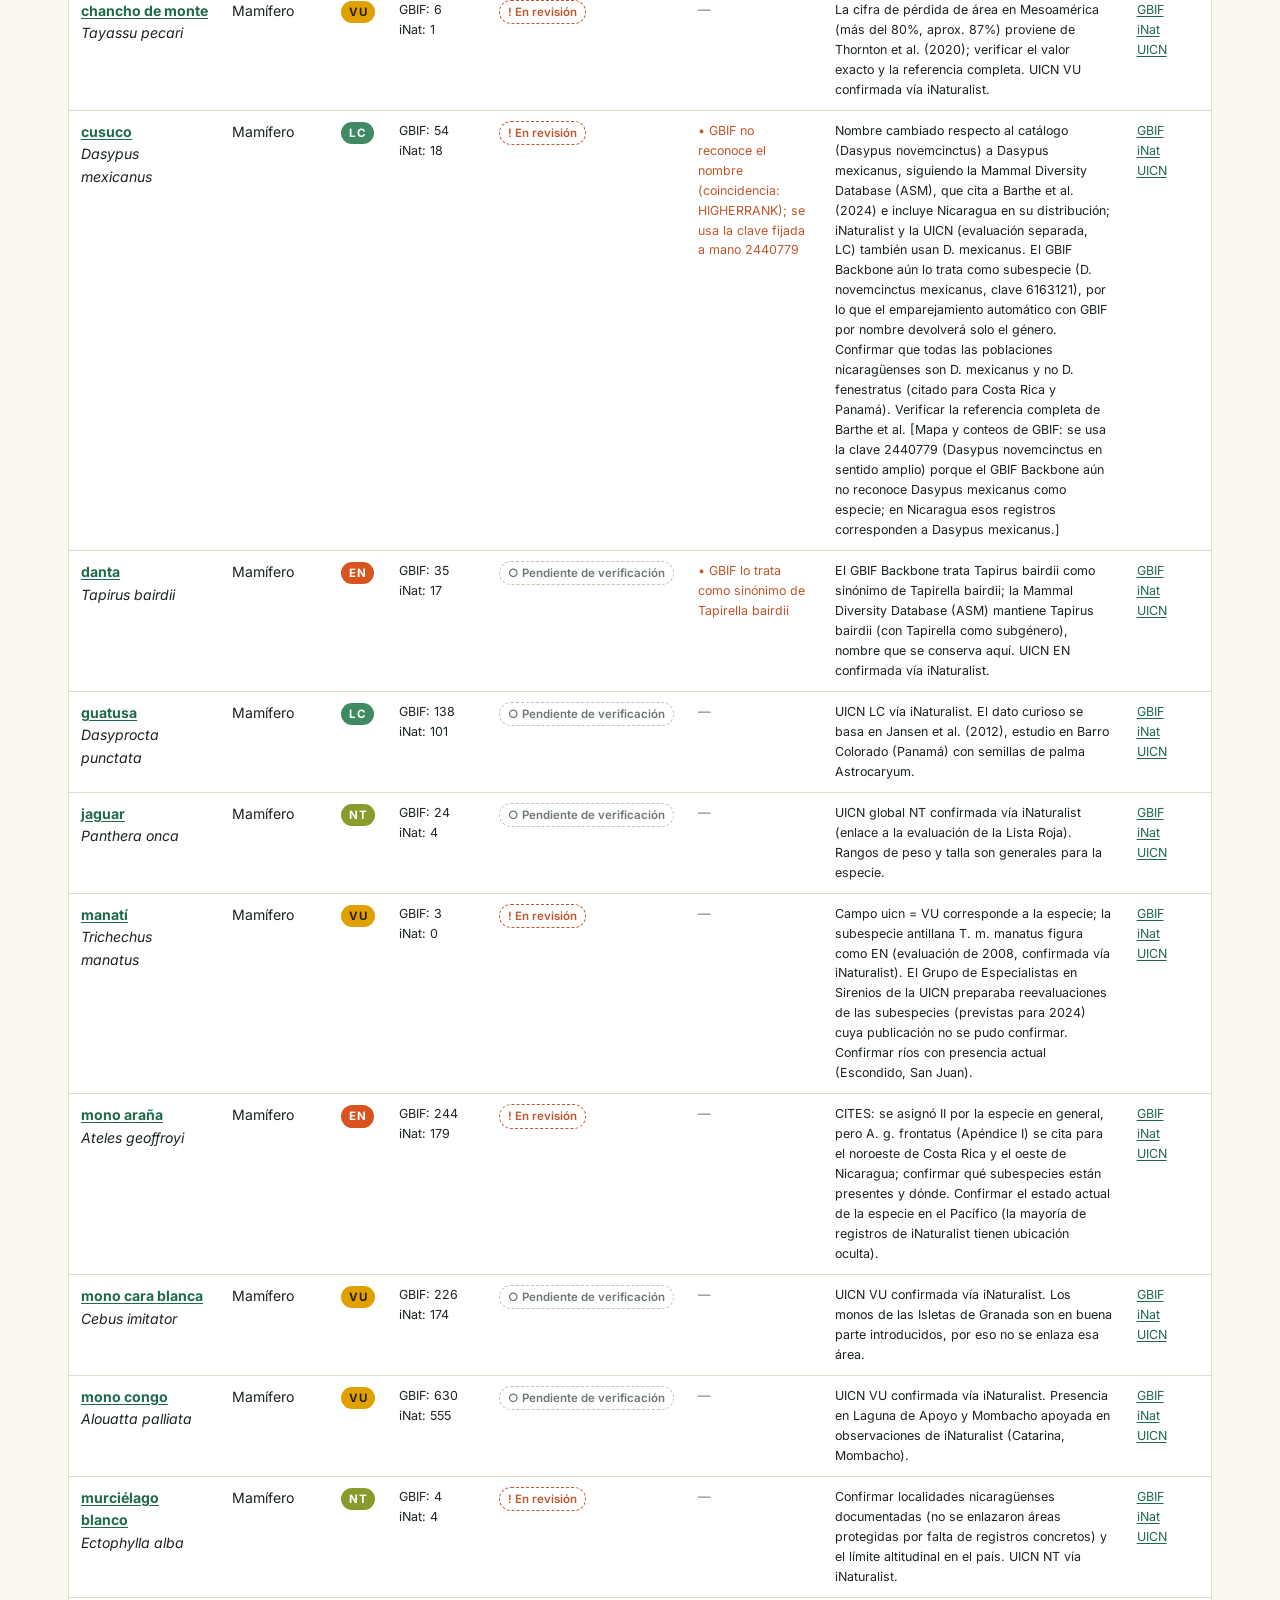
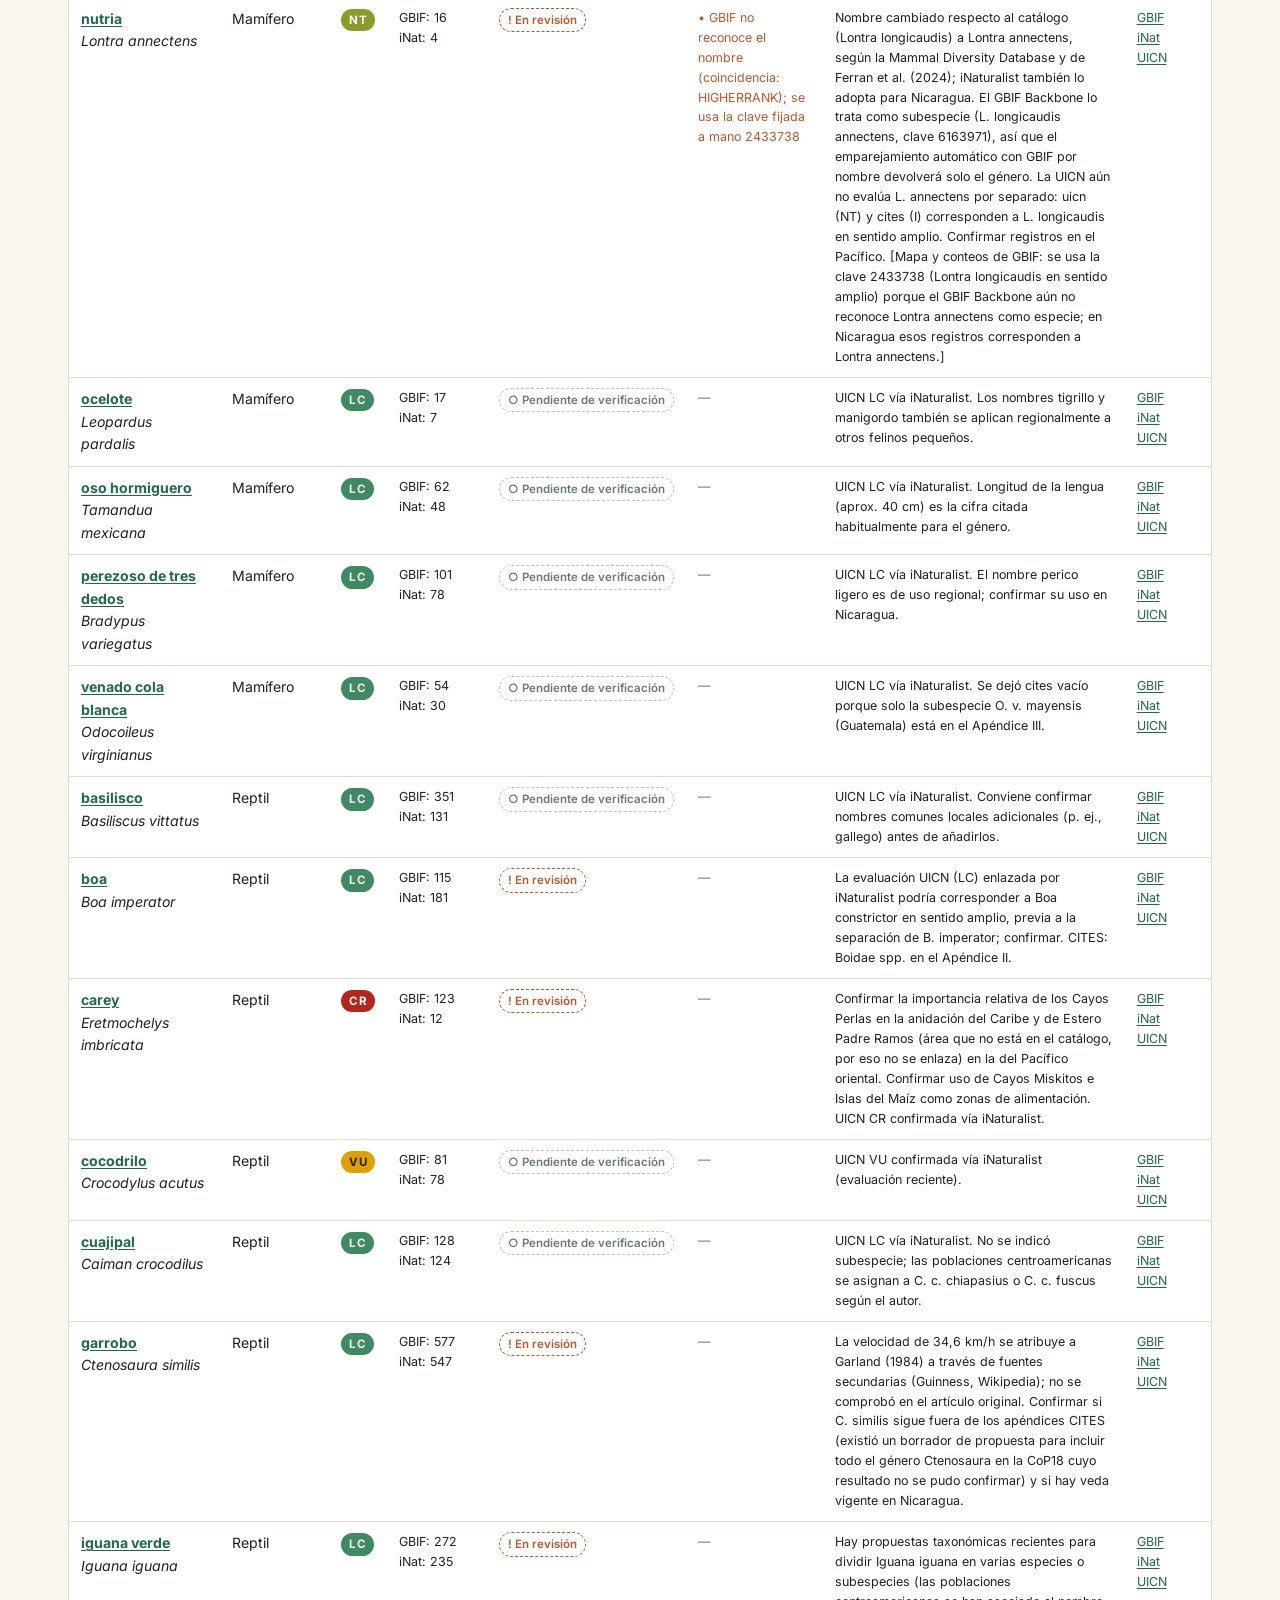
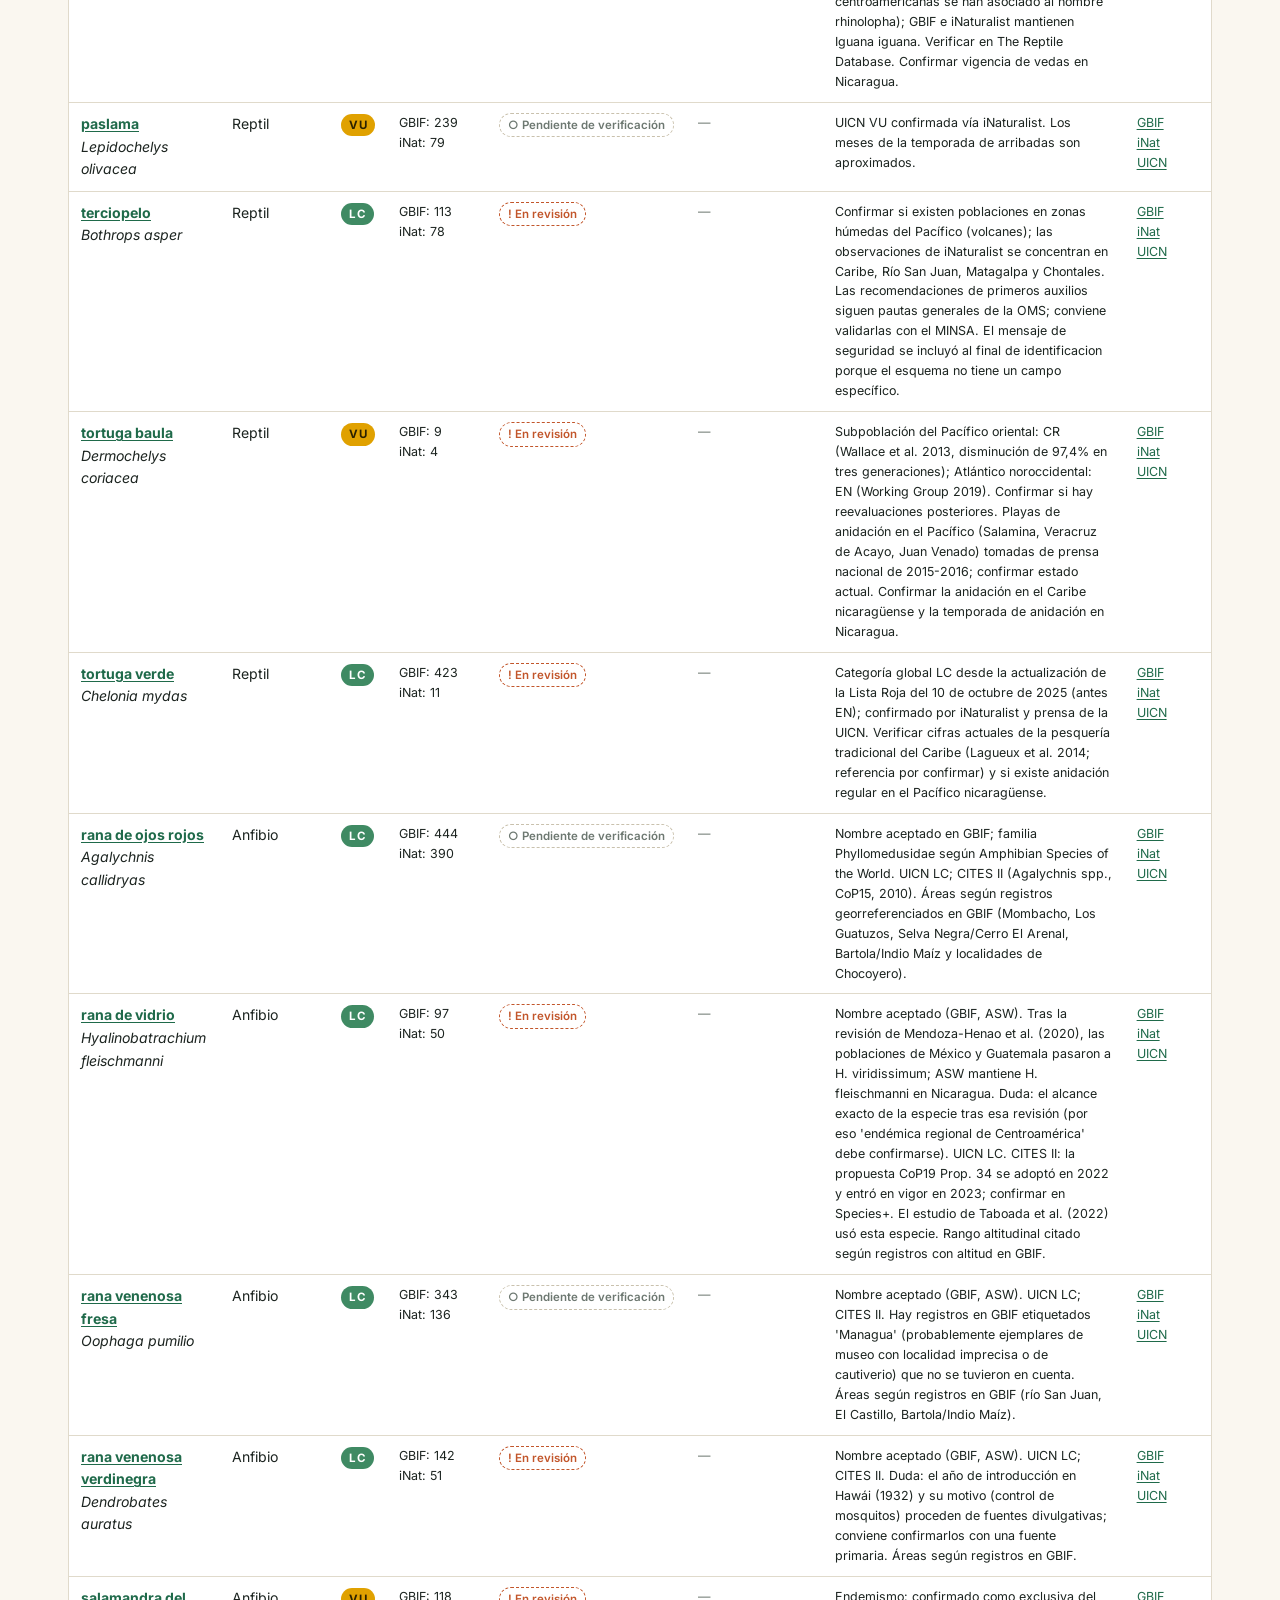
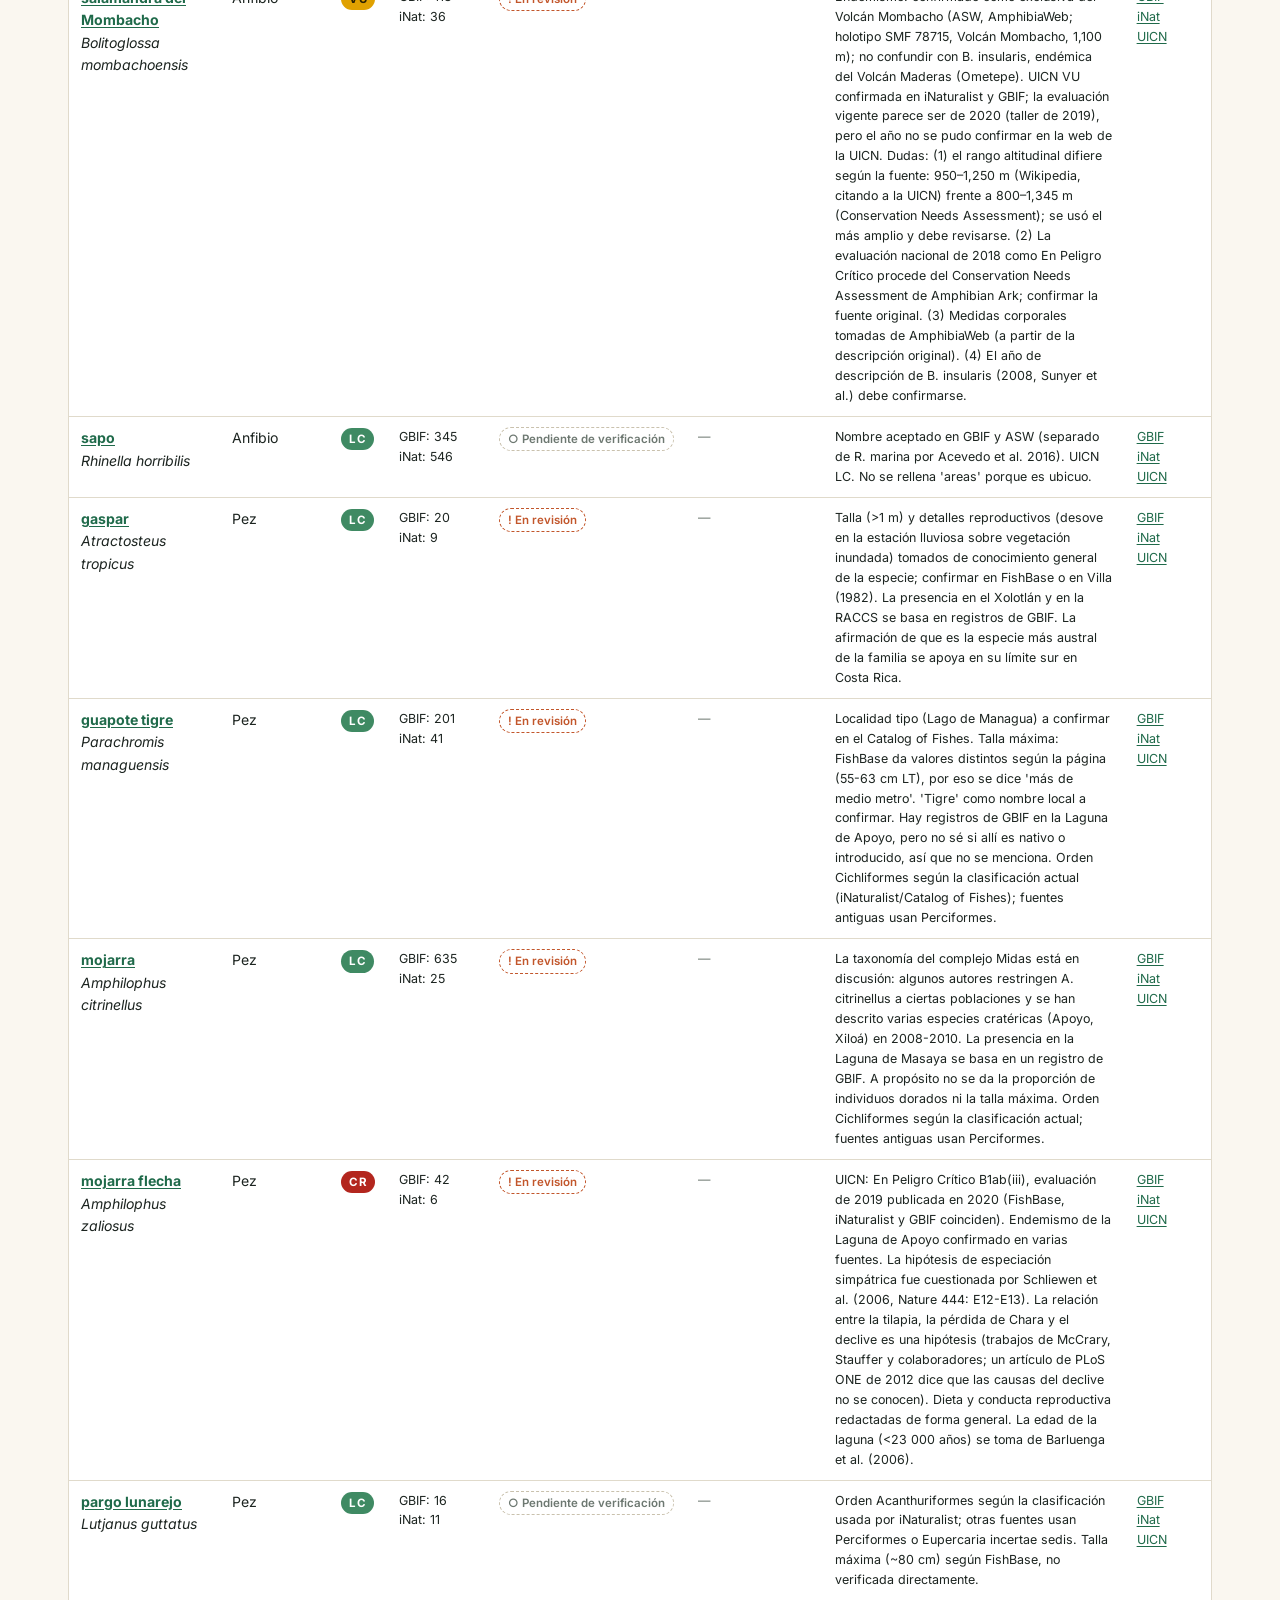
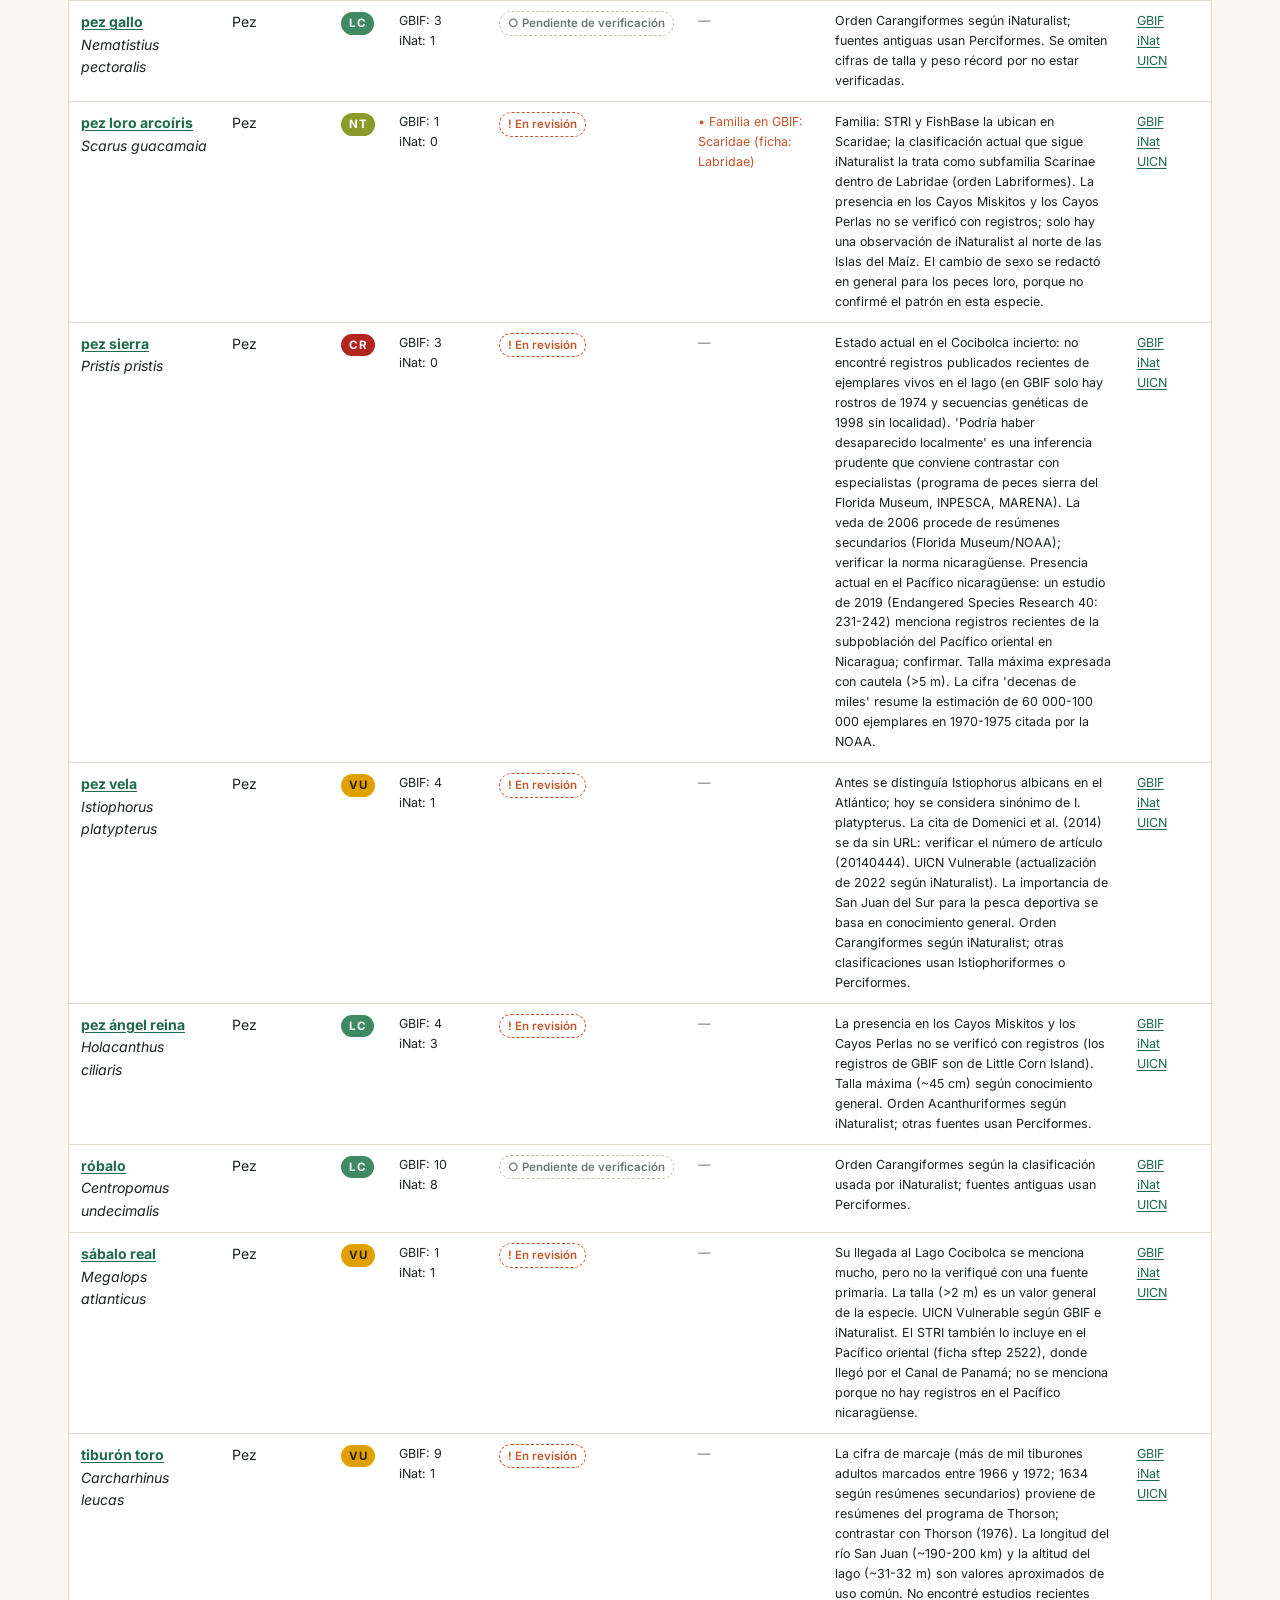
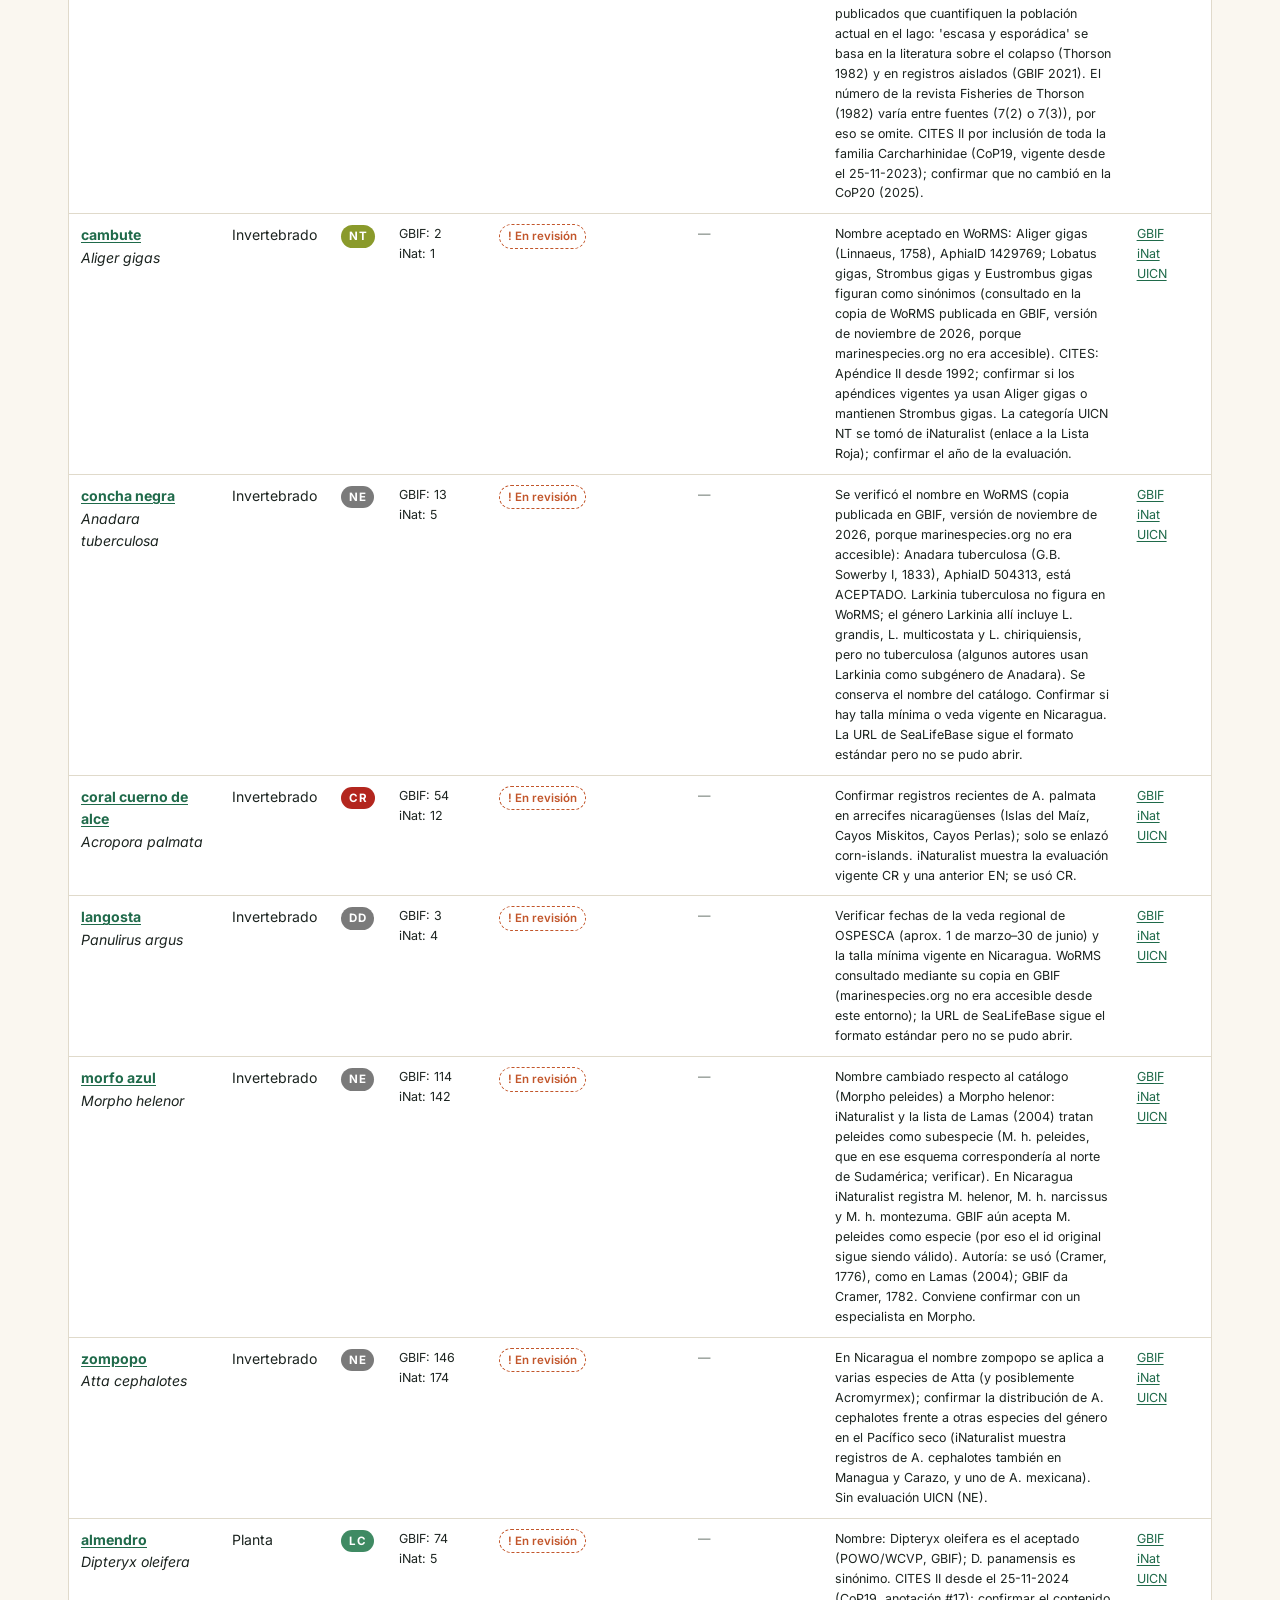
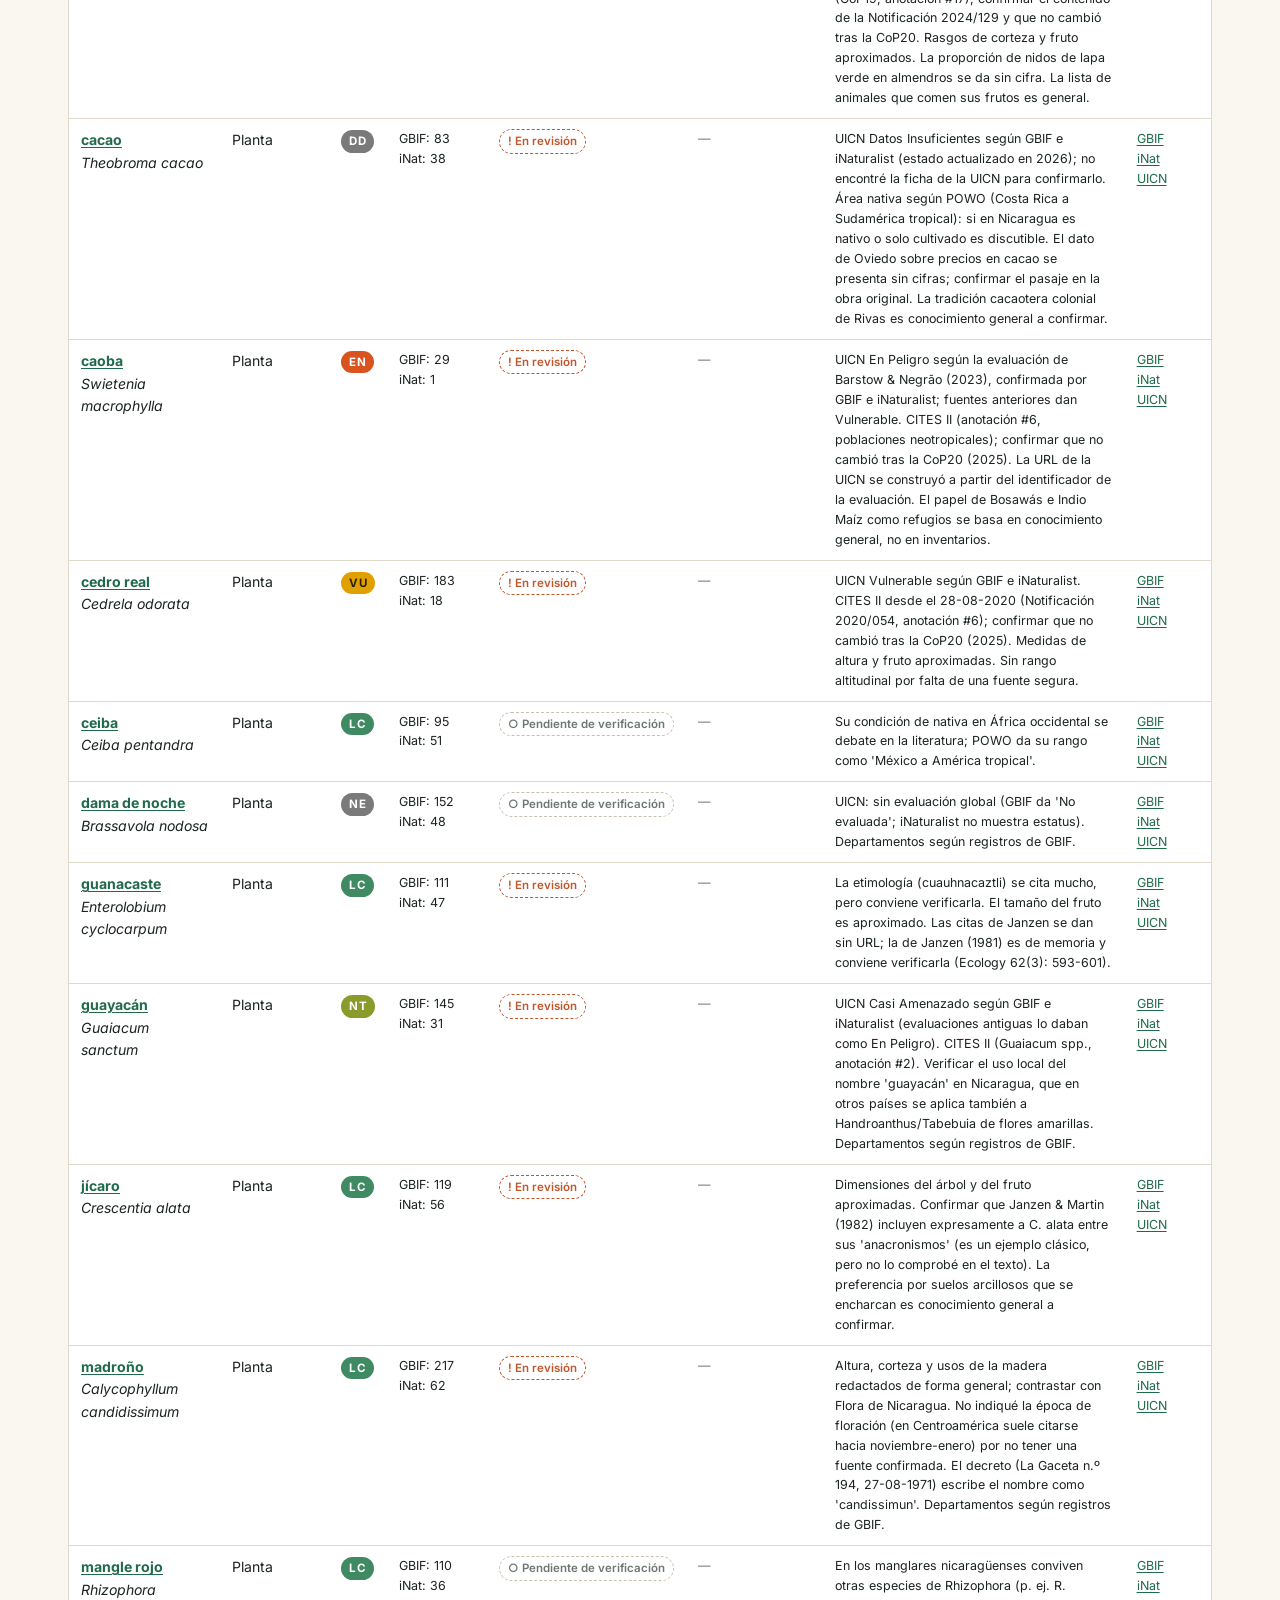
<file: revision.html>
<!doctype html>
<html lang="es">
<head>
  <meta charset="utf-8">
  <meta name="viewport" content="width=device-width, initial-scale=1">
  <title>Panel de revisión científica · Atlas Vivo de Nicaragua</title>
  <meta name="description" content="Estado de verificación de cada ficha del atlas y resultados de la validación automática contra GBIF e iNaturalist.">
  <link rel="preconnect" href="https://fonts.googleapis.com">
  <link rel="preconnect" href="https://fonts.gstatic.com" crossorigin>
  <link href="https://fonts.googleapis.com/css2?family=Fraunces:opsz,wght@9..144,500;9..144,600;9..144,700&family=Inter:wght@400;500;600;700&display=swap" rel="stylesheet">
  <link rel="stylesheet" href="assets/css/styles.css">
  <link rel="icon" href="assets/img/favicon.svg" type="image/svg+xml">
</head>
<body>
  <main class="container">
    <section class="page-head">
      <span class="eyebrow">Para personas revisoras</span>
      <h1>Panel de revisión científica</h1>
      <p class="lead">Estado de cada ficha curada y resultado de la validación automática (nombres contra GBIF e iNaturalist, registros en Nicaragua, categoría UICN y vínculos internos).</p>
      <div class="stats" id="resumen" style="margin-top:20px"></div>
    </section>

    <div class="tabs" role="tablist" id="tabs">
      <button role="tab" data-t="especies" aria-selected="true">Especies</button>
      <button role="tab" data-t="areas" aria-selected="false">Áreas y sitios</button>
      <button role="tab" data-t="ninos" aria-selected="false">Enciclopedia infantil</button>
    </div>
    <div class="filters-row" style="margin-bottom:14px">
      <label class="visually-hidden" for="f-estado">Estado</label>
      <select id="f-estado" class="select">
        <option value="">Todos los estados</option>
        <option value="pendiente">Pendiente</option>
        <option value="revisar">En revisión</option>
        <option value="verificado">Verificado</option>
      </select>
      <label class="check"><input type="checkbox" id="f-alertas"> Solo con alertas automáticas</label>
      <label class="visually-hidden" for="f-q">Buscar</label>
      <input id="f-q" class="input" type="search" placeholder="Buscar…" style="max-width:260px">
      <span class="spacer"></span>
      <button class="btn btn-secondary btn-sm" id="csv">Descargar CSV</button>
    </div>
    <div class="table-wrap"><table class="data" id="tabla"></table></div>
    <p class="small muted" id="fecha-validacion" style="margin-top:10px"></p>

    <section class="section-sm doc">
      <h2>Cómo marcar una ficha como verificada</h2>
      <ol>
        <li>Abre el archivo correspondiente en GitHub: <code>data/especies.json</code>, <code>data/areas.json</code> o <code>data/ninos.json</code>.</li>
        <li>Busca el registro por su <code>id</code> y corrige lo necesario.</li>
        <li>En <code>verificacion</code>, cambia <code>"estado"</code> a <code>"verificado"</code> (o <code>"revisar"</code> si queda una duda), y completa <code>"revisor"</code>, <code>"fecha"</code> (AAAA-MM-DD) y, si quieres, <code>"notas"</code>.</li>
        <li>Guarda el cambio (commit). El sitio se actualiza solo.</li>
      </ol>
      <p>Para volver a correr la validación automática: <code>node scripts/validar.mjs</code> (requiere Node.js 18 o superior). Ver <code>docs/GUIA-VERIFICACION.md</code>.</p>
    </section>
  </main>
  <script type="module" src="assets/js/revision.js"></script>
</body>
</html>
</file>
<file: assets/css/styles.css>
/* ==========================================================================
   Atlas Vivo de Nicaragua — hoja de estilos principal
   ========================================================================== */

:root {
  --verde-900: #12332a;
  --verde-800: #1a4536;
  --verde-700: #22573f;
  --verde-600: #2e6e4f;
  --verde-500: #3f8a63;
  --verde-100: #e3efe6;
  --lago-700: #145a73;
  --lago-500: #1f7fa0;
  --lago-100: #e1f0f5;
  --sacuanjoche: #f2b134;
  --sacuanjoche-100: #fdf1d6;
  --turquesa: #22a6a3;
  --volcan: #c2562b;
  --crema: #faf7f0;

  --bg: #faf7f0;
  --bg-alt: #f1ece0;
  --surface: #ffffff;
  --surface-2: #f6f3ec;
  --text: #1c2420;
  --text-soft: #4a5650;
  --text-muted: #6d7871;
  --border: #e0dacb;
  --border-strong: #c9c1ad;
  --accent: var(--verde-700);
  --accent-contrast: #ffffff;
  --link: #1f6a4a;
  --shadow-sm: 0 1px 2px rgba(20, 30, 25, .06), 0 1px 3px rgba(20, 30, 25, .08);
  --shadow-md: 0 4px 16px rgba(20, 30, 25, .08), 0 2px 4px rgba(20, 30, 25, .05);
  --shadow-lg: 0 18px 40px rgba(20, 30, 25, .12);

  --uicn-cr: #b3261e;
  --uicn-en: #d9531e;
  --uicn-vu: #e0a100;
  --uicn-nt: #8a9a2b;
  --uicn-lc: #3f8a63;
  --uicn-dd: #7a7a7a;

  --radius-sm: 6px;
  --radius: 12px;
  --radius-lg: 20px;
  --font-display: "Fraunces", Georgia, "Times New Roman", serif;
  --font-body: "Inter", system-ui, -apple-system, "Segoe UI", Roboto, sans-serif;
  --max: 1200px;
  --header-h: 64px;
}

@media (prefers-color-scheme: dark) {
  :root:not([data-theme="light"]) {
    --bg: #111613;
    --bg-alt: #161d19;
    --surface: #1a221e;
    --surface-2: #202a25;
    --text: #e8ede9;
    --text-soft: #b9c4bd;
    --text-muted: #8f9b94;
    --border: #2c3832;
    --border-strong: #3c4a43;
    --accent: #5fb685;
    --accent-contrast: #0c1a13;
    --link: #7cc9a0;
    --verde-100: #1f3329;
    --lago-100: #183039;
    --sacuanjoche-100: #3a2f17;
    --shadow-sm: 0 1px 2px rgba(0, 0, 0, .3);
    --shadow-md: 0 4px 16px rgba(0, 0, 0, .35);
    --shadow-lg: 0 18px 40px rgba(0, 0, 0, .45);
  }
}
:root[data-theme="dark"] {
  --bg: #111613;
  --bg-alt: #161d19;
  --surface: #1a221e;
  --surface-2: #202a25;
  --text: #e8ede9;
  --text-soft: #b9c4bd;
  --text-muted: #8f9b94;
  --border: #2c3832;
  --border-strong: #3c4a43;
  --accent: #5fb685;
  --accent-contrast: #0c1a13;
  --link: #7cc9a0;
  --verde-100: #1f3329;
  --lago-100: #183039;
  --sacuanjoche-100: #3a2f17;
  --shadow-sm: 0 1px 2px rgba(0, 0, 0, .3);
  --shadow-md: 0 4px 16px rgba(0, 0, 0, .35);
  --shadow-lg: 0 18px 40px rgba(0, 0, 0, .45);
}

*, *::before, *::after { box-sizing: border-box; }
html { -webkit-text-size-adjust: 100%; scroll-behavior: smooth; }
body {
  margin: 0;
  overflow-x: hidden;
  background: var(--bg);
  color: var(--text);
  font-family: var(--font-body);
  font-size: 16px;
  line-height: 1.6;
  -webkit-font-smoothing: antialiased;
}
img { max-width: 100%; display: block; }
a { color: var(--link); text-underline-offset: 2px; }
a:hover { text-decoration-thickness: 2px; }
h1, h2, h3, h4 { font-family: var(--font-display); line-height: 1.2; margin: 0 0 .5em; font-weight: 600; letter-spacing: -.01em; }
h1 { font-size: clamp(2rem, 4vw, 3.1rem); }
h2 { font-size: clamp(1.5rem, 2.6vw, 2.1rem); }
h3 { font-size: 1.25rem; }
p { margin: 0 0 1em; }
em.sci, .sci { font-style: italic; }
button, input, select, textarea { font: inherit; color: inherit; }
:focus-visible { outline: 3px solid var(--sacuanjoche); outline-offset: 2px; border-radius: 4px; }
.visually-hidden { position: absolute !important; width: 1px; height: 1px; overflow: hidden; clip: rect(0 0 0 0); white-space: nowrap; }

.container { width: 100%; max-width: var(--max); margin: 0 auto; padding: 0 16px; }
@media (min-width: 768px) { .container { padding: 0 28px; } }

/* ---------- Encabezado ---------- */
.site-header {
  position: sticky; top: 0; z-index: 1000;
  background: color-mix(in srgb, var(--bg) 88%, transparent);
  backdrop-filter: saturate(1.4) blur(10px);
  border-bottom: 1px solid var(--border);
}
.site-header .container { display: flex; align-items: center; gap: 16px; height: var(--header-h); }
.brand { display: flex; align-items: center; gap: 10px; text-decoration: none; color: var(--text); flex-shrink: 0; }
.brand-mark { width: 36px; height: 36px; }
.brand-text { display: flex; flex-direction: column; line-height: 1.05; }
.brand-name { font-family: var(--font-display); font-weight: 700; font-size: 1.15rem; }
.brand-sub { font-size: .72rem; color: var(--text-muted); letter-spacing: .04em; text-transform: uppercase; }
.main-nav { margin-left: auto; display: flex; align-items: center; gap: 2px; }
.main-nav a {
  text-decoration: none; color: var(--text-soft); font-weight: 500; font-size: .93rem;
  padding: 8px 12px; border-radius: 999px; white-space: nowrap;
}
.main-nav a:hover { background: var(--surface-2); color: var(--text); }
.main-nav a[aria-current="page"] { background: var(--verde-100); color: var(--accent); }
.main-nav a.nav-ninos { background: var(--sacuanjoche); color: #3a2a00; font-weight: 600; margin-left: 6px; }
.main-nav a.nav-ninos:hover { filter: brightness(1.05); }
.nav-toggle { display: none; margin-left: auto; background: none; border: 1px solid var(--border); border-radius: 10px; padding: 8px 10px; cursor: pointer; }
.theme-toggle { background: none; border: 1px solid var(--border); border-radius: 999px; width: 36px; height: 36px; cursor: pointer; display: grid; place-items: center; margin-left: 6px; color: var(--text-soft); }
@media (max-width: 980px) {
  .nav-toggle { display: inline-flex; }
  .main-nav {
    position: absolute; top: var(--header-h); left: 0; right: 0; flex-direction: column; align-items: stretch;
    background: var(--bg); border-bottom: 1px solid var(--border); padding: 8px 16px 16px; display: none;
  }
  .main-nav.open { display: flex; }
  .main-nav a { padding: 12px; border-radius: 10px; }
  .main-nav a.nav-ninos { margin: 6px 0 0; text-align: center; }
  .theme-toggle { margin-left: 0; }
}

/* ---------- Pie ---------- */
.site-footer { margin-top: 80px; background: var(--verde-900); color: #d6e4dc; padding: 48px 0 32px; font-size: .92rem; }
.site-footer a { color: #f3d58e; }
.footer-grid { display: grid; gap: 32px; grid-template-columns: 1.4fr 1fr 1fr; }
.footer-grid h4 { font-family: var(--font-body); font-size: .8rem; text-transform: uppercase; letter-spacing: .08em; color: #9fbfae; margin-bottom: 10px; }
.footer-grid ul { list-style: none; padding: 0; margin: 0; }
.footer-grid li { margin: 4px 0; }
.footer-note { border-top: 1px solid rgba(255,255,255,.12); margin-top: 32px; padding-top: 20px; color: #9fbfae; font-size: .82rem; }
@media (max-width: 760px) { .footer-grid { grid-template-columns: 1fr; } }

/* ---------- Utilidades ---------- */
.section { padding: 56px 0; }
.section-sm { padding: 32px 0; }
.section-head { display: flex; align-items: end; justify-content: space-between; gap: 16px; margin-bottom: 24px; flex-wrap: wrap; }
.section-head p { color: var(--text-soft); margin: 0; max-width: 60ch; }
.eyebrow { font-size: .78rem; text-transform: uppercase; letter-spacing: .1em; color: var(--accent); font-weight: 700; margin-bottom: 8px; display: block; }
.lead { font-size: 1.15rem; color: var(--text-soft); max-width: 65ch; }
.muted { color: var(--text-muted); }
.small { font-size: .875rem; }
.tiny { font-size: .78rem; }
.grid { display: grid; gap: 20px; }
.grid-2 { grid-template-columns: repeat(auto-fill, minmax(min(100%, 420px), 1fr)); }
.grid-3 { grid-template-columns: repeat(auto-fill, minmax(min(100%, 300px), 1fr)); }
.grid-4 { grid-template-columns: repeat(auto-fill, minmax(min(100%, 220px), 1fr)); }
.stack > * + * { margin-top: 16px; }
.row { display: flex; gap: 10px; align-items: center; flex-wrap: wrap; }
.spacer { flex: 1; }
.hidden { display: none !important; }

.btn {
  display: inline-flex; align-items: center; justify-content: center; gap: 8px;
  padding: 10px 18px; border-radius: 999px; border: 1px solid transparent; cursor: pointer;
  font-weight: 600; font-size: .95rem; text-decoration: none; line-height: 1.2; transition: transform .08s ease, background .2s;
}
.btn:active { transform: translateY(1px); }
.btn-primary { background: var(--accent); color: var(--accent-contrast); }
.btn-primary:hover { filter: brightness(1.08); }
.btn-secondary { background: var(--surface); color: var(--text); border-color: var(--border-strong); }
.btn-secondary:hover { background: var(--surface-2); }
.btn-ghost { background: transparent; color: var(--link); padding: 8px 10px; }
.btn-sm { padding: 6px 12px; font-size: .85rem; }
.btn[disabled] { opacity: .55; cursor: not-allowed; }

.card {
  background: var(--surface); border: 1px solid var(--border); border-radius: var(--radius);
  box-shadow: var(--shadow-sm); overflow: hidden;
}
.card-body { padding: 18px; }
.card-link { text-decoration: none; color: inherit; display: block; transition: transform .15s ease, box-shadow .15s ease; }
.card-link:hover { transform: translateY(-2px); box-shadow: var(--shadow-md); }

.chip {
  display: inline-flex; align-items: center; gap: 6px; padding: 3px 10px; border-radius: 999px;
  font-size: .78rem; font-weight: 600; background: var(--surface-2); color: var(--text-soft); border: 1px solid var(--border);
  white-space: nowrap;
}
.chip-dot { width: 8px; height: 8px; border-radius: 50%; background: currentColor; }
.chips { display: flex; gap: 6px; flex-wrap: wrap; }

.badge-uicn {
  display: inline-flex; align-items: center; gap: 4px; font-size: .72rem; font-weight: 700;
  padding: 2px 8px; border-radius: 999px; color: #fff; letter-spacing: .02em; white-space: nowrap;
}
.badge-uicn[data-c="CR"] { background: var(--uicn-cr); }
.badge-uicn[data-c="EN"] { background: var(--uicn-en); }
.badge-uicn[data-c="VU"] { background: var(--uicn-vu); color: #2b2100; }
.badge-uicn[data-c="NT"] { background: var(--uicn-nt); }
.badge-uicn[data-c="LC"] { background: var(--uicn-lc); }
.badge-uicn[data-c="DD"], .badge-uicn[data-c="NE"] { background: var(--uicn-dd); }
.badge-uicn[data-c="EX"], .badge-uicn[data-c="EW"] { background: #222; }

.badge-verif {
  display: inline-flex; align-items: center; gap: 5px; font-size: .72rem; font-weight: 600;
  padding: 2px 8px; border-radius: 999px; border: 1px dashed var(--border-strong); color: var(--text-muted); white-space: nowrap;
}
.badge-verif[data-estado="verificado"] { border-style: solid; border-color: var(--verde-500); color: var(--verde-500); }
.badge-verif[data-estado="revisar"] { border-color: var(--volcan); color: var(--volcan); }

.notice {
  border-radius: var(--radius); padding: 14px 16px; background: var(--sacuanjoche-100);
  border: 1px solid color-mix(in srgb, var(--sacuanjoche) 50%, transparent); font-size: .92rem;
}
.notice-info { background: var(--lago-100); border-color: color-mix(in srgb, var(--lago-500) 35%, transparent); }
.notice strong { display: block; margin-bottom: 2px; }

.skeleton { background: linear-gradient(90deg, var(--surface-2) 25%, var(--bg-alt) 50%, var(--surface-2) 75%); background-size: 200% 100%; animation: shimmer 1.3s infinite; border-radius: 6px; }
@keyframes shimmer { to { background-position: -200% 0; } }
.spinner { width: 22px; height: 22px; border-radius: 50%; border: 3px solid var(--border); border-top-color: var(--accent); animation: spin .8s linear infinite; display: inline-block; vertical-align: middle; }
@keyframes spin { to { transform: rotate(360deg); } }
.loading-row { display: flex; align-items: center; gap: 10px; color: var(--text-muted); padding: 16px 0; }
.error-box { color: var(--uicn-cr); font-size: .9rem; padding: 12px 0; }

.input, .select {
  width: 100%; padding: 11px 14px; border: 1px solid var(--border-strong); border-radius: 999px;
  background: var(--surface); color: var(--text); outline: none;
}
.select { border-radius: 10px; }
.input:focus, .select:focus { border-color: var(--accent); box-shadow: 0 0 0 3px color-mix(in srgb, var(--accent) 22%, transparent); }
.search-bar { display: flex; gap: 8px; }
.search-bar .input { flex: 1; }

.seg { display: inline-flex; flex-wrap: wrap; gap: 6px; }
.seg button {
  border: 1px solid var(--border-strong); background: var(--surface); padding: 6px 12px; border-radius: 999px;
  cursor: pointer; font-size: .85rem; font-weight: 500; color: var(--text-soft);
}
.seg button[aria-pressed="true"] { background: var(--accent); color: var(--accent-contrast); border-color: var(--accent); }

.tabs { display: flex; gap: 4px; border-bottom: 1px solid var(--border); margin-bottom: 16px; overflow-x: auto; }
.tabs button {
  background: none; border: none; padding: 10px 14px; cursor: pointer; font-weight: 600; color: var(--text-muted);
  border-bottom: 3px solid transparent; white-space: nowrap; font-size: .92rem;
}
.tabs button[aria-selected="true"] { color: var(--accent); border-bottom-color: var(--accent); }

/* ---------- Héroe ---------- */
.hero {
  position: relative; overflow: hidden; color: #f6f1e4;
  background:
    radial-gradient(1200px 500px at 85% -10%, rgba(242,177,52,.25), transparent 60%),
    radial-gradient(900px 500px at 10% 110%, rgba(34,166,163,.28), transparent 60%),
    linear-gradient(160deg, #12332a 0%, #1a4536 45%, #145a73 100%);
}
.hero .container { position: relative; z-index: 1; padding-top: 72px; padding-bottom: 88px; }
.hero h1 { color: #fffaf0; max-width: 18ch; }
.hero .lead { color: #d7e6dd; }
.hero-search { margin-top: 28px; max-width: 640px; background: rgba(255,255,255,.1); border: 1px solid rgba(255,255,255,.2); border-radius: 999px; padding: 6px; display: flex; gap: 6px; }
.hero-search input { flex: 1; background: transparent; border: none; color: #fff; padding: 10px 16px; outline: none; font-size: 1.02rem; min-width: 0; }
.hero-search input::placeholder { color: #b8cdc1; }
.hero-search .btn-primary { background: var(--sacuanjoche); color: #2c2000; }
.hero-quick { margin-top: 14px; display: flex; gap: 8px; flex-wrap: wrap; font-size: .85rem; }
.hero-quick a { color: #f3d58e; text-decoration: none; border: 1px solid rgba(243,213,142,.35); padding: 4px 12px; border-radius: 999px; }
.hero-quick a:hover { background: rgba(243,213,142,.12); }
.hero-art { position: absolute; right: -40px; bottom: -10px; width: min(560px, 60vw); opacity: .9; pointer-events: none; }
@media (max-width: 760px) { .hero-art { opacity: .25; } }

.stats { display: grid; grid-template-columns: repeat(auto-fit, minmax(min(100%, 180px), 1fr)); gap: 14px; margin-top: -48px; position: relative; z-index: 2; }
.stat { background: var(--surface); border: 1px solid var(--border); border-radius: var(--radius); padding: 18px; box-shadow: var(--shadow-md); }
.stat-num { font-family: var(--font-display); font-size: 1.9rem; font-weight: 700; color: var(--accent); line-height: 1.1; font-variant-numeric: tabular-nums; }
.stat-label { font-size: .85rem; color: var(--text-soft); }
.stat-src { font-size: .72rem; color: var(--text-muted); margin-top: 4px; }

/* ---------- Tarjetas de región ---------- */
.region-card { position: relative; border-radius: var(--radius-lg); padding: 22px; color: #fff; min-height: 190px; display: flex; flex-direction: column; justify-content: flex-end; text-decoration: none; overflow: hidden; box-shadow: var(--shadow-md); transition: transform .15s ease; }
.region-card:hover { transform: translateY(-3px); }
.region-card::before { content: ""; position: absolute; inset: 0; background: linear-gradient(180deg, transparent 20%, rgba(0,0,0,.45)); }
.region-card > * { position: relative; }
.region-card h3 { color: #fff; margin: 0 0 4px; }
.region-card p { margin: 0; font-size: .88rem; color: rgba(255,255,255,.9); }

/* ---------- Tarjeta de especie ---------- */
.sp-card { display: flex; flex-direction: column; height: 100%; }
.sp-photo { aspect-ratio: 4 / 3; background: var(--surface-2); position: relative; overflow: hidden; }
.sp-photo img { position: absolute; inset: 0; width: 100%; height: 100%; object-fit: cover; }
.sp-photo .sp-badges { position: absolute; top: 10px; left: 10px; display: flex; gap: 6px; flex-wrap: wrap; }
.sp-photo .sp-placeholder { position: absolute; inset: 0; display: grid; place-items: center; color: var(--text-muted); font-size: .8rem; }
.sp-credit { position: absolute; bottom: 0; right: 0; left: 0; font-size: .64rem; color: #fff; background: linear-gradient(transparent, rgba(0,0,0,.6)); padding: 14px 8px 4px; text-align: right; white-space: nowrap; overflow: hidden; text-overflow: ellipsis; }
.sp-info { padding: 14px 16px 16px; display: flex; flex-direction: column; gap: 4px; flex: 1; }
.sp-name { font-family: var(--font-display); font-weight: 600; font-size: 1.08rem; line-height: 1.25; }
.sp-sci { font-style: italic; color: var(--text-soft); font-size: .88rem; }
.sp-meta { margin-top: auto; padding-top: 8px; display: flex; gap: 6px; flex-wrap: wrap; align-items: center; }

/* Lista compacta de especies probables */
.sp-list { display: flex; flex-direction: column; gap: 8px; }
.sp-row {
  display: grid; grid-template-columns: 64px 1fr auto; gap: 12px; align-items: center;
  padding: 8px; border-radius: var(--radius); background: var(--surface); border: 1px solid var(--border);
  text-decoration: none; color: inherit;
}
.sp-row:hover { border-color: var(--border-strong); box-shadow: var(--shadow-sm); }
.sp-row img, .sp-row .thumb-ph { width: 64px; height: 64px; border-radius: 8px; object-fit: cover; background: var(--surface-2); }
.sp-row .sp-name { font-size: 1rem; }
.sp-row .freq { width: 110px; text-align: right; }
.freq-bar { height: 6px; background: var(--surface-2); border-radius: 99px; overflow: hidden; margin-top: 4px; }
.freq-bar span { display: block; height: 100%; background: linear-gradient(90deg, var(--turquesa), var(--verde-500)); border-radius: 99px; }
.freq-label { font-size: .75rem; color: var(--text-muted); }
.near-flag { font-size: .7rem; font-weight: 700; color: var(--verde-500); }
@media (max-width: 520px) {
  .sp-row { grid-template-columns: 52px 1fr; }
  .sp-row img, .sp-row .thumb-ph { width: 52px; height: 52px; }
  .sp-row .freq { grid-column: 2; width: auto; text-align: left; }
}

/* ---------- Explorar ---------- */
.explore-layout { display: grid; grid-template-columns: minmax(360px, 460px) minmax(0, 1fr); height: calc(100vh - var(--header-h)); }
.explore-layout > * { min-width: 0; }
.explore-panel { overflow-y: auto; padding: 20px; border-right: 1px solid var(--border); background: var(--bg); }
.explore-map { position: relative; }
#mapa { position: absolute; inset: 0; }
.panel-block { margin-bottom: 22px; }
.panel-block > h2, .panel-block > h3 { font-size: 1.1rem; margin-bottom: 10px; display: flex; align-items: center; gap: 8px; }
.panel-label { font-size: .75rem; text-transform: uppercase; letter-spacing: .08em; color: var(--text-muted); font-weight: 700; margin: 12px 0 6px; display: block; }
.place-card { background: var(--surface); border: 1px solid var(--border); border-radius: var(--radius); padding: 16px; }
.place-card h2 { font-size: 1.35rem; margin-bottom: 4px; }
.kv { display: grid; grid-template-columns: auto 1fr; gap: 4px 14px; font-size: .88rem; margin-top: 10px; }
.kv dt { color: var(--text-muted); }
.kv dd { margin: 0; font-weight: 500; }
.area-near { display: flex; gap: 10px; align-items: center; padding: 10px 0; border-bottom: 1px solid var(--border); text-decoration: none; color: inherit; }
.area-near:last-child { border-bottom: none; }
.area-near .dist { margin-left: auto; font-variant-numeric: tabular-nums; font-size: .85rem; color: var(--text-muted); white-space: nowrap; }
.area-dot { width: 12px; height: 12px; border-radius: 50%; flex-shrink: 0; border: 2px solid #fff; box-shadow: 0 0 0 1px rgba(0,0,0,.2); }
.mini-grid { display: grid; grid-template-columns: repeat(auto-fill, minmax(130px, 1fr)); gap: 10px; }
.mini-card { text-decoration: none; color: inherit; background: var(--surface); border: 1px solid var(--border); border-radius: 10px; overflow: hidden; display: flex; flex-direction: column; }
.mini-card .mini-photo { aspect-ratio: 1; background: var(--surface-2); position: relative; overflow: hidden; }
.mini-card .mini-photo img { position: absolute; inset: 0; width: 100%; height: 100%; object-fit: cover; }
.mini-card .mini-txt { padding: 8px 10px; font-size: .82rem; line-height: 1.3; }
.mini-card .mini-txt b { display: block; font-weight: 600; }
.mini-card .mini-txt i { color: var(--text-muted); font-size: .75rem; }
.mini-card .near-badge { position: absolute; top: 6px; right: 6px; background: var(--verde-600); color: #fff; font-size: .62rem; padding: 2px 6px; border-radius: 99px; font-weight: 700; }
.empty-state { text-align: center; padding: 28px 10px; color: var(--text-muted); }
.empty-state svg { width: 64px; height: 64px; margin: 0 auto 10px; opacity: .6; }
.map-hint { position: absolute; z-index: 500; top: 14px; left: 50%; transform: translateX(-50%); background: var(--surface); color: var(--text); padding: 8px 14px; border-radius: 999px; box-shadow: var(--shadow-md); font-size: .85rem; font-weight: 500; pointer-events: none; white-space: nowrap; }
@media (max-width: 900px) {
  .explore-layout { grid-template-columns: minmax(0, 1fr); height: auto; }
  .explore-map { height: 52vh; min-height: 320px; order: -1; position: sticky; top: var(--header-h); z-index: 5; }
  .explore-panel { border-right: none; overflow: visible; }
  .map-hint { font-size: .78rem; }
  .map-legend { display: none; }
}
@media (max-width: 900px) and (max-height: 700px) { .explore-map { position: relative; top: 0; } }

/* ---------- Leaflet ajustes ---------- */
.leaflet-container { font-family: var(--font-body); background: #cfe1e8; }
.leaflet-popup-content { margin: 12px 14px; font-size: .88rem; }
.leaflet-popup-content h4 { font-family: var(--font-display); margin: 0 0 4px; font-size: 1rem; }
.map-legend { background: var(--surface); color: var(--text); padding: 8px 10px; border-radius: 8px; box-shadow: var(--shadow-sm); font-size: .78rem; line-height: 1.6; }
.map-legend i { display: inline-block; width: 10px; height: 10px; border-radius: 50%; margin-right: 6px; vertical-align: middle; }

/* ---------- Página de ficha ---------- */
.page-head { padding: 40px 0 24px; }
.breadcrumbs { font-size: .85rem; color: var(--text-muted); margin-bottom: 14px; }
.breadcrumbs a { color: var(--text-muted); }
.sp-hero { display: grid; grid-template-columns: 1.15fr 1fr; gap: 32px; align-items: start; }
@media (max-width: 900px) { .sp-hero { grid-template-columns: 1fr; } }
.gallery-main { border-radius: var(--radius-lg); overflow: hidden; aspect-ratio: 4/3; background: var(--surface-2); position: relative; box-shadow: var(--shadow-md); }
.gallery-main img { position: absolute; inset: 0; width: 100%; height: 100%; object-fit: cover; }
.gallery-thumbs { display: flex; gap: 8px; margin-top: 10px; overflow-x: auto; padding-bottom: 4px; }
.gallery-thumbs button { border: 2px solid transparent; padding: 0; border-radius: 8px; overflow: hidden; width: 72px; height: 72px; flex-shrink: 0; cursor: pointer; background: var(--surface-2); }
.gallery-thumbs button[aria-current="true"] { border-color: var(--accent); }
.gallery-thumbs img { width: 100%; height: 100%; object-fit: cover; }
.photo-credit { font-size: .74rem; color: var(--text-muted); margin-top: 6px; }
.sp-title h1 { margin-bottom: 4px; }
.sp-title .sci-name { font-size: 1.25rem; font-style: italic; color: var(--text-soft); font-family: var(--font-display); }
.sp-title .authority { font-style: normal; font-size: .95rem; color: var(--text-muted); }
.alt-names { color: var(--text-muted); font-size: .92rem; margin-top: 6px; }
.taxo { display: flex; flex-wrap: wrap; gap: 4px; font-size: .82rem; color: var(--text-muted); margin: 12px 0; }
.taxo span::after { content: "›"; margin-left: 4px; color: var(--border-strong); }
.taxo span:last-child::after { content: ""; }
.facts { display: grid; grid-template-columns: repeat(auto-fill, minmax(150px, 1fr)); gap: 10px; margin: 16px 0; }
.fact { background: var(--surface); border: 1px solid var(--border); border-radius: 10px; padding: 10px 12px; }
.fact .k { font-size: .72rem; text-transform: uppercase; letter-spacing: .06em; color: var(--text-muted); font-weight: 700; }
.fact .v { font-weight: 600; font-size: .95rem; }
.content-grid { display: grid; grid-template-columns: minmax(0, 1fr) 340px; gap: 40px; margin-top: 40px; }
@media (max-width: 960px) { .content-grid { grid-template-columns: 1fr; } }
.prose h2 { font-size: 1.45rem; margin-top: 1.6em; }
.prose h2:first-child { margin-top: 0; }
.prose p { color: var(--text); max-width: 72ch; }
.callout { background: var(--verde-100); border-left: 4px solid var(--accent); padding: 14px 18px; border-radius: 0 var(--radius) var(--radius) 0; margin: 20px 0; }
.callout.curious { background: var(--sacuanjoche-100); border-left-color: var(--sacuanjoche); }
.side-box { background: var(--surface); border: 1px solid var(--border); border-radius: var(--radius); padding: 18px; margin-bottom: 18px; }
.side-box h3 { font-size: 1.02rem; margin-bottom: 10px; }
.link-list { list-style: none; padding: 0; margin: 0; }
.link-list li { padding: 6px 0; border-bottom: 1px dashed var(--border); font-size: .9rem; }
.link-list li:last-child { border-bottom: none; }
.sources { font-size: .86rem; padding-left: 1.2em; }
.sources li { margin-bottom: 6px; }
.map-box { height: 340px; border-radius: var(--radius); overflow: hidden; border: 1px solid var(--border); }
.hist { display: flex; align-items: flex-end; gap: 4px; height: 110px; padding-top: 10px; }
.hist .bar { flex: 1; display: flex; flex-direction: column; align-items: center; gap: 4px; height: 100%; justify-content: flex-end; }
.hist .bar span { width: 100%; background: linear-gradient(180deg, var(--turquesa), var(--verde-600)); border-radius: 4px 4px 0 0; min-height: 2px; }
.hist .bar small { font-size: .65rem; color: var(--text-muted); }
.verif-box { border: 1px dashed var(--border-strong); border-radius: var(--radius); padding: 14px 16px; font-size: .88rem; background: var(--surface-2); }
.verif-box[data-estado="verificado"] { border-style: solid; border-color: var(--verde-500); }

/* ---------- Filtros del catálogo ---------- */
.filters { display: flex; flex-direction: column; gap: 12px; background: var(--surface); border: 1px solid var(--border); border-radius: var(--radius); padding: 16px; margin-bottom: 24px; }
.filters-row { display: flex; gap: 12px; flex-wrap: wrap; align-items: center; }
.filters-row .select { width: auto; min-width: 170px; }
.check { display: inline-flex; gap: 6px; align-items: center; font-size: .9rem; cursor: pointer; }
.result-count { font-size: .9rem; color: var(--text-muted); }

/* ---------- Tablas ---------- */
.table-wrap { overflow-x: auto; border: 1px solid var(--border); border-radius: var(--radius); background: var(--surface); }
table.data { width: 100%; border-collapse: collapse; font-size: .88rem; }
table.data th, table.data td { padding: 10px 12px; text-align: left; border-bottom: 1px solid var(--border); vertical-align: top; }
table.data th { background: var(--surface-2); font-weight: 600; font-size: .78rem; text-transform: uppercase; letter-spacing: .05em; color: var(--text-muted); position: sticky; top: 0; }
table.data tr:last-child td { border-bottom: none; }

/* ---------- Banner niños ---------- */
.kids-banner { border-radius: var(--radius-lg); padding: 32px; background: linear-gradient(135deg, #fff3cf, #ffd9a0 60%, #ffc27a); color: #3a2a00; display: grid; grid-template-columns: 1fr auto; gap: 24px; align-items: center; box-shadow: var(--shadow-md); }
.kids-banner h2 { color: #3a2a00; font-family: "Baloo 2", var(--font-display); }
.kids-banner .btn { background: #3a2a00; color: #fff3cf; }
.kids-emoji { font-size: 5rem; line-height: 1; }
@media (max-width: 640px) { .kids-banner { grid-template-columns: 1fr; } .kids-emoji { font-size: 3.5rem; } }

/* ---------- Prosa larga (fuentes) ---------- */
.doc { max-width: 820px; }
.doc h2 { margin-top: 2em; }
.doc h3 { margin-top: 1.5em; }
.doc ul, .doc ol { padding-left: 1.3em; }
.doc li { margin-bottom: 6px; }
.doc code { background: var(--surface-2); padding: 1px 6px; border-radius: 4px; font-size: .88em; }
.doc blockquote { margin: 1em 0; padding: 10px 16px; border-left: 4px solid var(--border-strong); color: var(--text-soft); background: var(--surface); }

@media print {
  .site-header, .site-footer, .no-print { display: none !important; }
  body { background: #fff; }
}

/* Los nombres comunes se guardan en minúscula; se muestran con mayúscula inicial. */
.sp-name::first-letter, .mini-txt b::first-letter, .sp-title h1::first-letter { text-transform: uppercase; }
.sp-row .sp-name { display: inline-block; }
.chips .chip { max-width: 100%; overflow: hidden; text-overflow: ellipsis; }
.chip.chip-ficha { background: var(--sacuanjoche); color: #2c2000; border-color: transparent; }
</file>
<file: assets/css/ninos.css>
/* Mi Primera Enciclopedia de la Naturaleza — estilos infantiles */
.ninos {
  --k-bg: #fffaf0;
  --k-ink: #2b2a3a;
  --k-soft: #5a5870;
  --k-card: #ffffff;
  --k-border: #f0e4c8;
  --k-sol: #ffc93c;
  --k-verde: #2e9e5b;
  --k-azul: #3a86ff;
  --k-rojo: #e76f51;
  background: var(--k-bg);
  color: var(--k-ink);
  font-family: "Nunito", "Inter", system-ui, sans-serif;
  font-size: 18px;
}
:root[data-theme="dark"] .ninos { --k-bg: #1d1b2a; --k-ink: #f4f1ff; --k-soft: #c5c1dc; --k-card: #29263b; --k-border: #3b3753; }
@media (prefers-color-scheme: dark) {
  :root:not([data-theme="light"]) .ninos { --k-bg: #1d1b2a; --k-ink: #f4f1ff; --k-soft: #c5c1dc; --k-card: #29263b; --k-border: #3b3753; }
}
.ninos h1, .ninos h2, .ninos h3 { font-family: "Baloo 2", "Fraunces", system-ui, sans-serif; font-weight: 700; letter-spacing: 0; }
.k-hero {
  background: radial-gradient(800px 300px at 90% 0%, #ffe08a 0%, transparent 60%), linear-gradient(160deg, #bdf0d0 0%, #a6dcff 100%);
  color: #1f2a44; padding: 40px 0 70px; position: relative; overflow: hidden;
}
.k-hero h1 { font-size: clamp(2rem, 5vw, 3.2rem); color: #1f2a44; margin-bottom: 8px; }
.k-hero p { font-size: 1.15rem; max-width: 46ch; color: #2d3b5a; }
.k-hero .k-sun { position: absolute; right: 6%; top: 20px; font-size: clamp(4rem, 12vw, 8rem); animation: flotar 5s ease-in-out infinite; }
@keyframes flotar { 50% { transform: translateY(-10px) rotate(4deg); } }
@media (prefers-reduced-motion: reduce) { .k-hero .k-sun { animation: none; } }
.k-back { display: inline-block; margin-bottom: 14px; color: #1f2a44; font-weight: 700; font-size: .95rem; }

.k-nav { display: flex; gap: 10px; flex-wrap: wrap; margin-top: -34px; position: relative; z-index: 2; }
.k-nav button {
  border: none; cursor: pointer; font-family: "Baloo 2", system-ui, sans-serif; font-size: 1.1rem; font-weight: 700;
  padding: 12px 20px; border-radius: 18px; background: var(--k-card); color: var(--k-ink);
  box-shadow: 0 4px 0 rgba(0,0,0,.12), 0 8px 18px rgba(0,0,0,.08); transition: transform .1s;
}
.k-nav button:hover { transform: translateY(-2px); }
.k-nav button[aria-selected="true"] { background: var(--k-sol); color: #3a2a00; }

.k-section { padding: 34px 0 20px; }
.k-grid { display: grid; gap: 18px; grid-template-columns: repeat(auto-fill, minmax(min(100%, 230px), 1fr)); }
.k-tema {
  border: none; text-align: left; cursor: pointer; border-radius: 24px; padding: 22px; color: #fff; min-height: 170px;
  display: flex; flex-direction: column; justify-content: space-between; box-shadow: 0 6px 0 rgba(0,0,0,.15); transition: transform .12s;
  font-family: inherit;
  /* Oscurece ligeramente cualquier color de fondo para asegurar contraste con el texto blanco. */
  background-image: linear-gradient(rgba(0,0,0,.18), rgba(0,0,0,.26));
  text-shadow: 0 1px 2px rgba(0,0,0,.25);
}
.k-tema:hover { transform: translateY(-3px) rotate(-.5deg); }
.k-tema .k-emoji { font-size: 2.8rem; line-height: 1; }
.k-tema h3 { color: #fff; font-size: 1.3rem; margin: 10px 0 4px; }
.k-tema p { margin: 0; font-size: .95rem; opacity: .95; }

.k-ficha {
  background: var(--k-card); border-radius: 22px; overflow: hidden; cursor: pointer; border: 3px solid var(--k-border);
  text-align: left; padding: 0; font-family: inherit; color: inherit; display: flex; flex-direction: column; transition: transform .12s;
}
.k-ficha:hover { transform: translateY(-3px); border-color: var(--k-sol); }
.k-ficha .k-foto { aspect-ratio: 1; background: #e9f5ee; position: relative; display: grid; place-items: center; font-size: 4rem; }
.k-ficha .k-foto img { position: absolute; inset: 0; width: 100%; height: 100%; object-fit: cover; }
.k-ficha .k-nombre { padding: 12px 14px 14px; }
.k-ficha .k-nombre b { font-family: "Baloo 2", system-ui; font-size: 1.25rem; display: block; line-height: 1.1; }
.k-ficha .k-nombre span { font-size: .85rem; color: var(--k-soft); }

.k-panel { background: var(--k-card); border-radius: 28px; padding: clamp(18px, 4vw, 36px); border: 3px solid var(--k-border); }
.k-panel h2 { font-size: clamp(1.7rem, 4vw, 2.4rem); }
.k-panel p { font-size: 1.12rem; line-height: 1.7; }
.k-bubbles { display: grid; gap: 14px; grid-template-columns: repeat(auto-fill, minmax(min(100%, 260px), 1fr)); margin: 20px 0; }
.k-bubble { background: #fff3cf; color: #3a2a00; border-radius: 20px; padding: 16px 18px; font-size: 1.02rem; position: relative; }
.k-bubble::before { content: "💡"; font-size: 1.4rem; display: block; margin-bottom: 4px; }
.k-actividad { background: #e3f6ff; color: #12324a; border-radius: 20px; padding: 18px 20px; margin-top: 18px; }
.k-actividad::before { content: "✂️ ¡Manos a la obra!"; display: block; font-family: "Baloo 2", system-ui; font-weight: 700; font-size: 1.2rem; margin-bottom: 6px; }
.k-btn {
  border: none; cursor: pointer; font-family: "Baloo 2", system-ui, sans-serif; font-weight: 700; font-size: 1.05rem;
  padding: 10px 18px; border-radius: 999px; background: var(--k-verde); color: #fff; box-shadow: 0 4px 0 rgba(0,0,0,.18);
  display: inline-flex; align-items: center; gap: 8px; text-decoration: none;
}
.k-btn:active { transform: translateY(2px); box-shadow: 0 2px 0 rgba(0,0,0,.18); }
.k-btn.alt { background: var(--k-azul); }
.k-btn.sol { background: var(--k-sol); color: #3a2a00; }
.k-btn.gris { background: #d9d6e6; color: #2b2a3a; }
.k-row { display: flex; gap: 10px; flex-wrap: wrap; align-items: center; }

.k-ficha-det { display: grid; grid-template-columns: minmax(0, 1fr) minmax(0, 1.2fr); gap: 28px; align-items: start; }
@media (max-width: 760px) { .k-ficha-det { grid-template-columns: 1fr; } }
.k-ficha-det .k-big { border-radius: 24px; overflow: hidden; aspect-ratio: 1; background: #e9f5ee; display: grid; place-items: center; font-size: 7rem; position: relative; }
.k-ficha-det .k-big img { position: absolute; inset: 0; width: 100%; height: 100%; object-fit: cover; }
.k-credito { font-size: .72rem; color: var(--k-soft); margin-top: 6px; }
.k-datos { display: grid; gap: 12px; margin-top: 14px; }
.k-dato { border-radius: 18px; padding: 12px 16px; font-size: 1.05rem; }
.k-dato b { display: block; font-family: "Baloo 2", system-ui; font-size: 1.1rem; }
.k-dato.d1 { background: #e7f7ec; color: #17402a; }
.k-dato.d2 { background: #fff0e6; color: #4a2410; }
.k-dato.d3 { background: #fff7d6; color: #3a2a00; }
.k-dato.d4 { background: #ece7ff; color: #2a1d5a; }

/* Juegos */
.k-quiz-op { display: block; width: 100%; text-align: left; margin: 10px 0; padding: 14px 18px; border-radius: 18px; border: 3px solid var(--k-border); background: var(--k-card); color: var(--k-ink); font-size: 1.1rem; cursor: pointer; font-family: inherit; }
.k-quiz-op:hover:not([disabled]) { border-color: var(--k-azul); }
.k-quiz-op.ok { background: #d8f5e1; border-color: #2e9e5b; color: #133d22; }
.k-quiz-op.mal { background: #ffe1d9; border-color: #e76f51; color: #4a1a0c; }
.k-progreso { height: 14px; background: var(--k-border); border-radius: 99px; overflow: hidden; margin: 10px 0 20px; }
.k-progreso span { display: block; height: 100%; background: linear-gradient(90deg, #ffc93c, #2e9e5b); border-radius: 99px; transition: width .3s; }
.k-estrellas { font-size: 2.6rem; letter-spacing: 4px; }
.k-pista { background: #f1f7ff; color: #12324a; border-radius: 16px; padding: 12px 16px; margin: 8px 0; font-size: 1.1rem; animation: aparecer .3s ease; }
@keyframes aparecer { from { opacity: 0; transform: translateY(6px); } }
.k-opciones-fotos { display: grid; grid-template-columns: repeat(3, 1fr); gap: 12px; margin-top: 14px; }
.k-opciones-fotos button { border: 3px solid var(--k-border); background: var(--k-card); border-radius: 18px; padding: 0; overflow: hidden; cursor: pointer; font-family: inherit; color: inherit; }
.k-opciones-fotos button .k-foto { aspect-ratio: 1; background: #e9f5ee; display: grid; place-items: center; font-size: 3rem; position: relative; }
.k-opciones-fotos button img { position: absolute; inset: 0; width: 100%; height: 100%; object-fit: cover; }
.k-opciones-fotos button span { display: block; padding: 8px; font-weight: 700; font-size: .95rem; }
.k-opciones-fotos button.ok { border-color: #2e9e5b; }
.k-opciones-fotos button.mal { border-color: #e76f51; opacity: .6; }

/* Glosario */
.k-letras { display: flex; flex-wrap: wrap; gap: 6px; margin: 12px 0 20px; }
.k-letras button { width: 38px; height: 38px; border-radius: 12px; border: 2px solid var(--k-border); background: var(--k-card); color: var(--k-ink); font-weight: 800; cursor: pointer; font-family: inherit; }
.k-letras button[aria-pressed="true"] { background: var(--k-sol); border-color: var(--k-sol); color: #3a2a00; }
.k-glos { display: grid; gap: 12px; grid-template-columns: repeat(auto-fill, minmax(min(100%, 300px), 1fr)); }
.k-glos div { background: var(--k-card); border: 3px solid var(--k-border); border-radius: 18px; padding: 14px 16px; }
.k-glos b { font-family: "Baloo 2", system-ui; font-size: 1.25rem; color: var(--k-verde); display: block; }

/* Promesa y certificado */
.k-promesa { display: flex; gap: 12px; align-items: flex-start; padding: 12px 16px; border-radius: 18px; background: var(--k-card); border: 3px solid var(--k-border); margin-bottom: 10px; cursor: pointer; font-size: 1.1rem; }
.k-promesa input { width: 26px; height: 26px; accent-color: var(--k-verde); flex-shrink: 0; margin-top: 2px; }
.k-promesa:has(input:checked) { border-color: var(--k-verde); background: #e7f7ec; color: #17402a; }
.k-cert { border: 10px double #2e9e5b; border-radius: 24px; padding: 34px; text-align: center; background: #fffdf5; color: #1f2a44; margin-top: 20px; }
.k-cert h2 { color: #2e9e5b; font-size: 2.2rem; margin-bottom: 0; }
.k-cert .k-cert-nombre { font-family: "Baloo 2", system-ui; font-size: 2.4rem; border-bottom: 3px dotted #2e9e5b; display: inline-block; min-width: 60%; margin: 10px 0; }
.k-input { font-size: 1.15rem; padding: 12px 16px; border-radius: 16px; border: 3px solid var(--k-border); background: var(--k-card); color: var(--k-ink); width: 100%; max-width: 420px; font-family: inherit; }
.k-nota-adultos { font-size: .9rem; color: var(--k-soft); border-top: 2px dashed var(--k-border); margin-top: 30px; padding-top: 16px; }

@media print {
  .ninos { background: #fff; }
  .k-hero, .k-nav, .k-no-print, .site-header, .site-footer { display: none !important; }
  .k-cert { margin: 0; }
}
.k-glos b::first-letter { text-transform: uppercase; }
</file>
